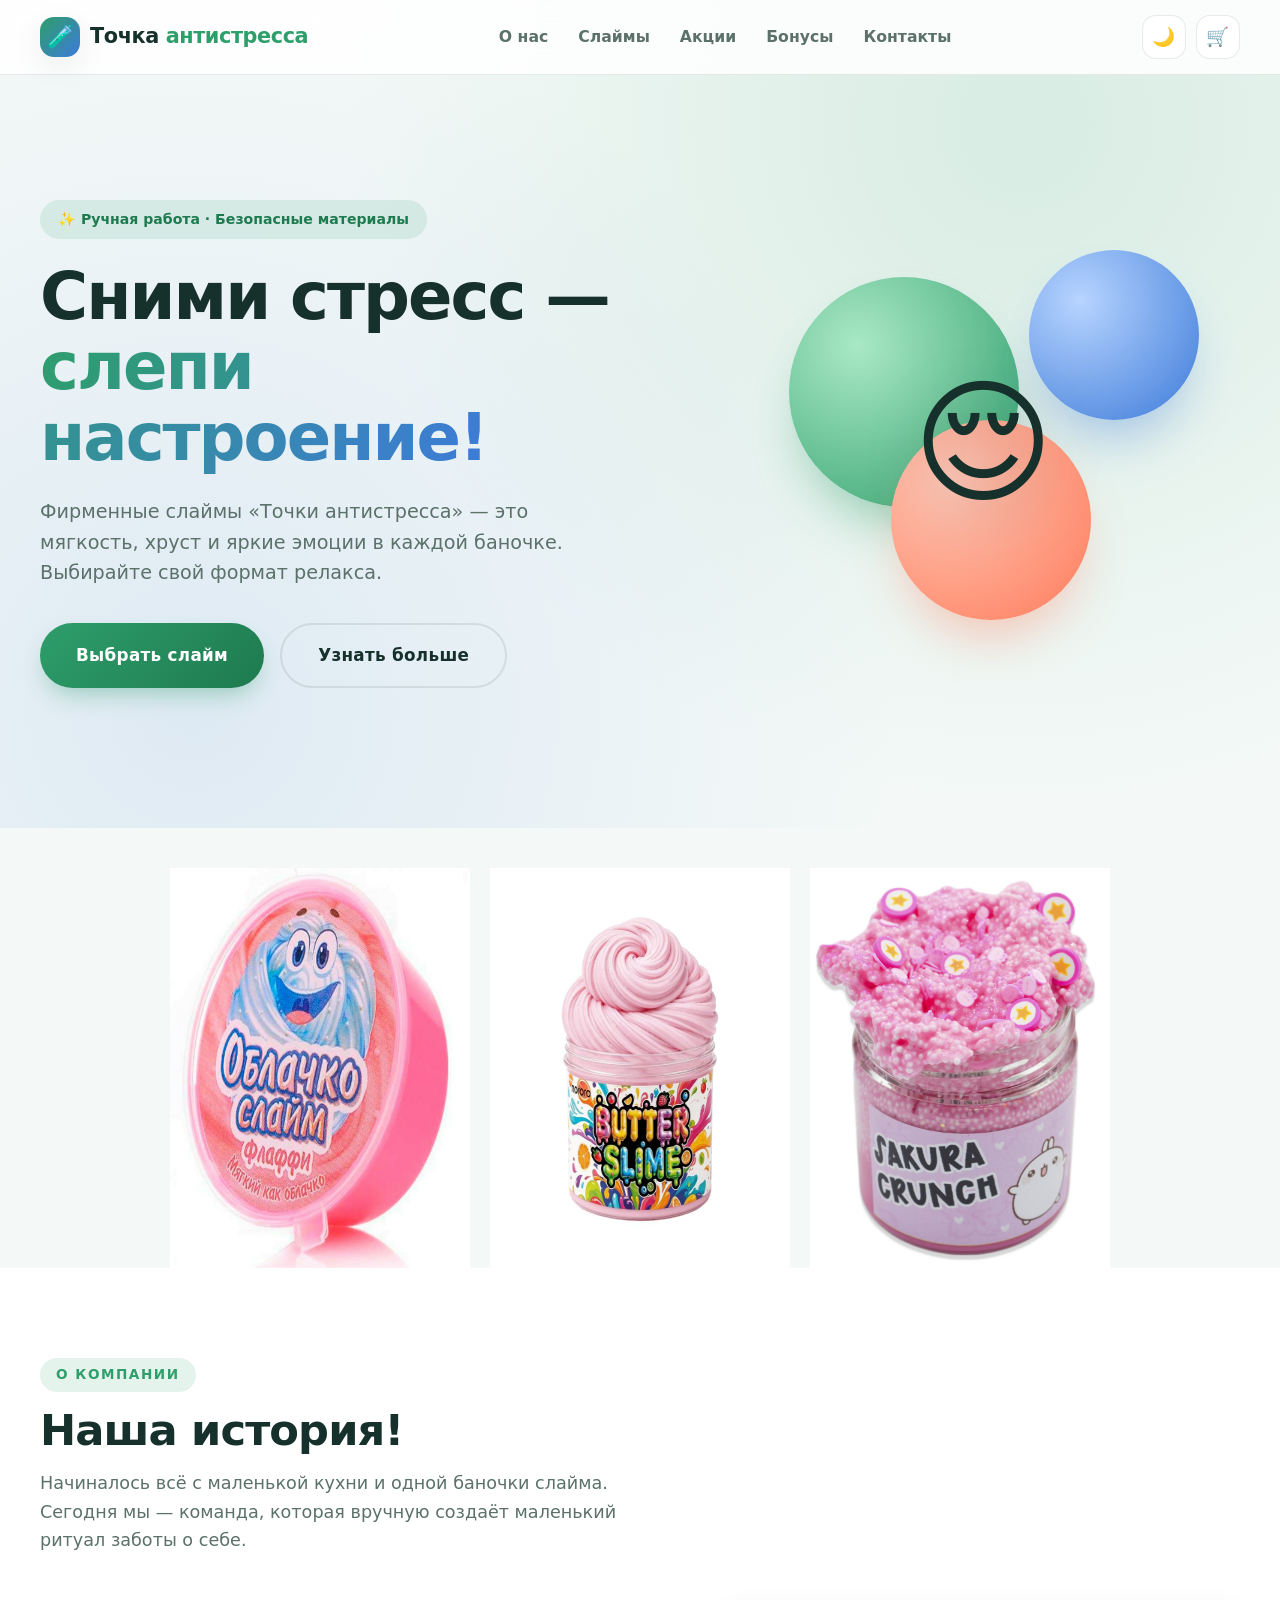
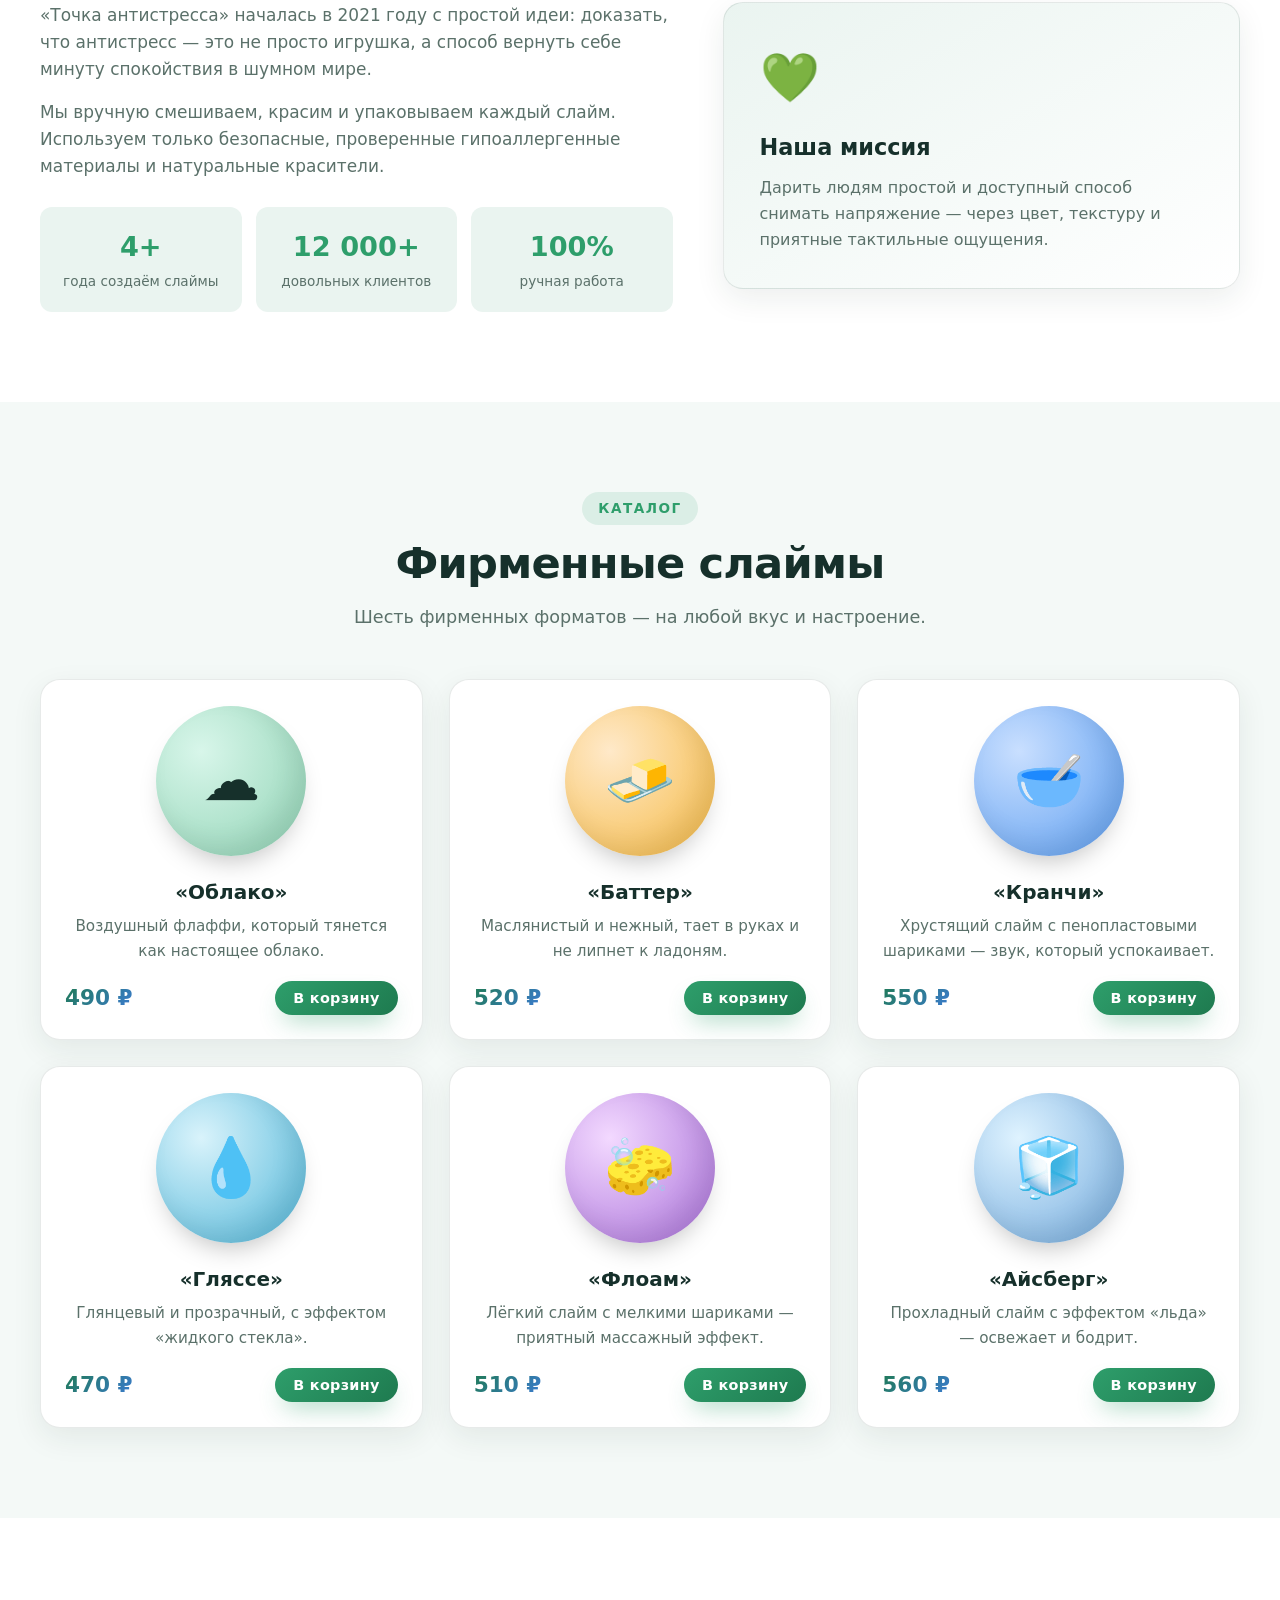
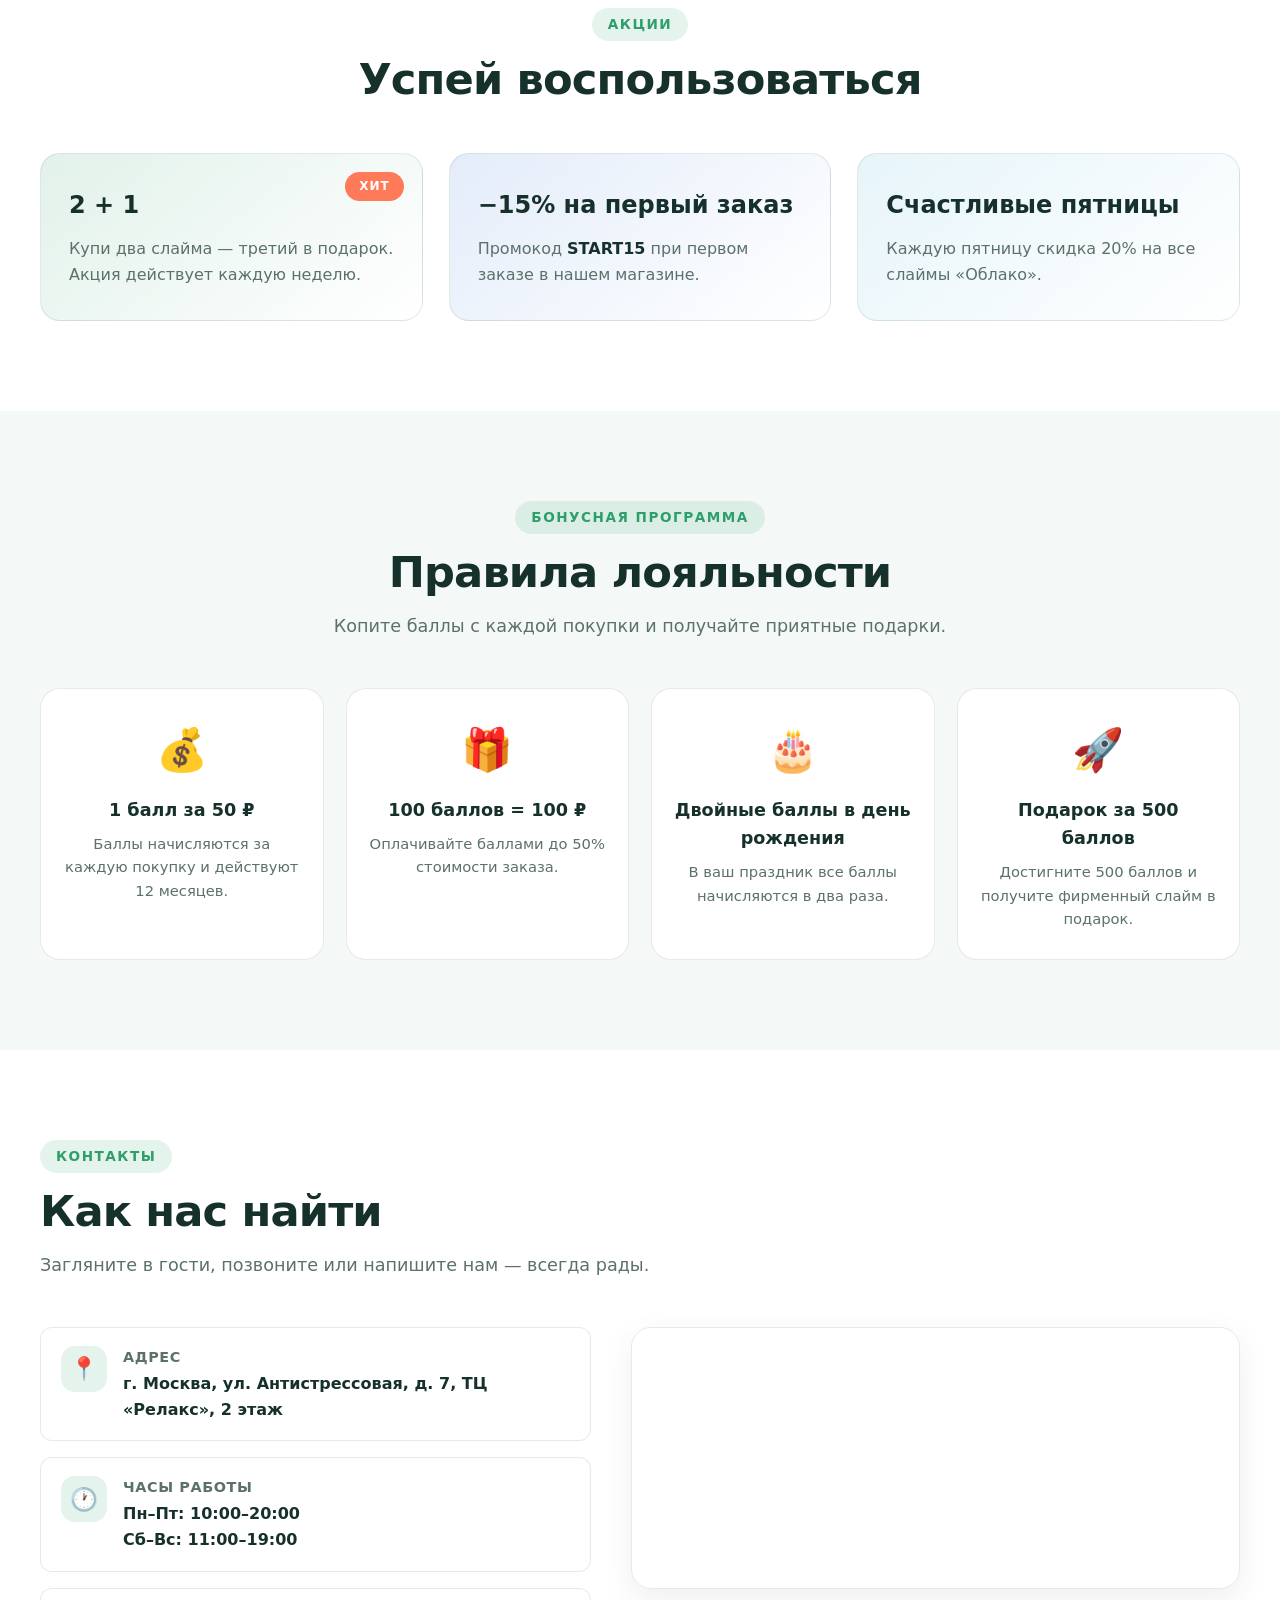
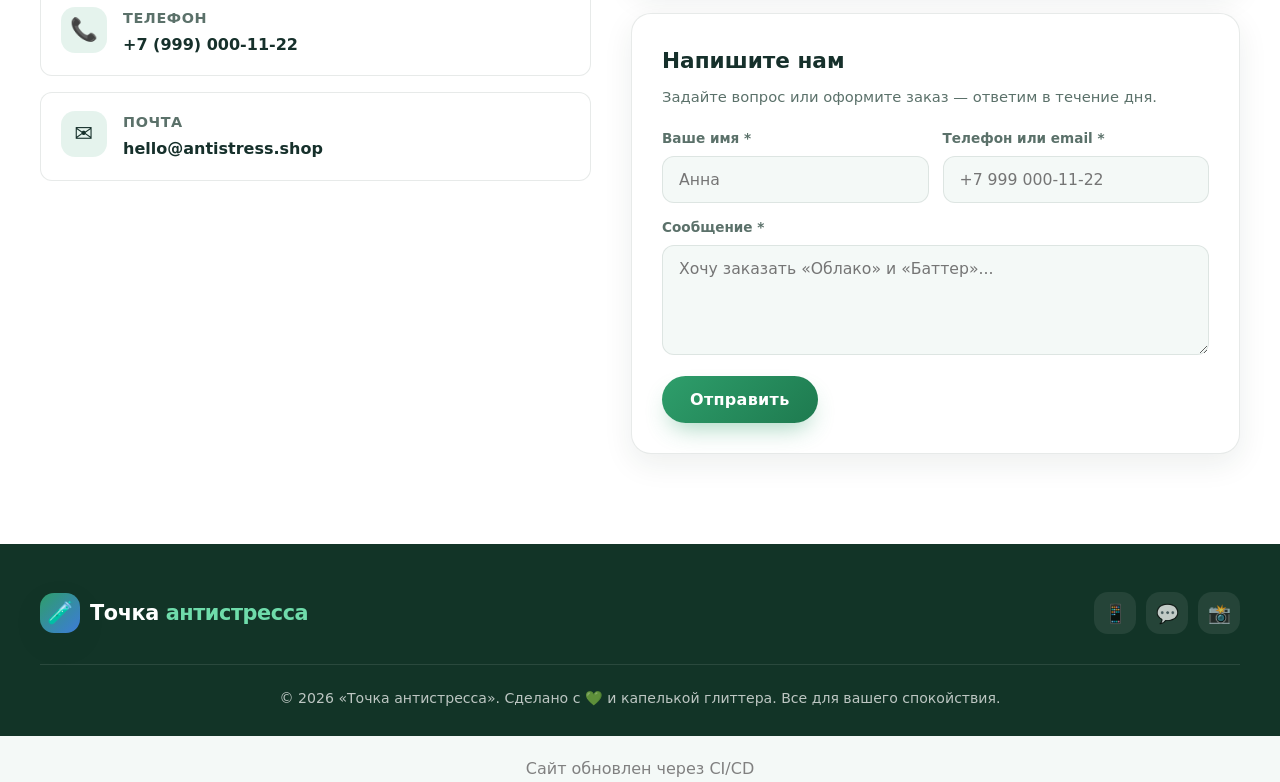
<file: index.html>
<!DOCTYPE html>
<html lang="ru" data-theme="light">
<head>
  <meta charset="UTF-8">
  <meta name="viewport" content="width=device-width, initial-scale=1.0">
  <title>Точка антистресса — магазин фирменных слаймов</title>

  <!-- SEO -->
  <meta name="description" content="«Точка антистресса» — фирменные слаймы ручной работы. Мягкие, хрустящие и ароматные антистрессы, которые возвращают спокойствие. Доставка по Москве.">
  <meta name="keywords" content="слаймы, антистресс, магазин слаймов, слайм ручной работы, подарок, точечка антистресса">
  <meta name="theme-color" content="#2e9e6b">

  <!-- Open Graph -->
  <meta property="og:type" content="website">
  <meta property="og:title" content="Точка антистресса — магазин фирменных слаймов">
  <meta property="og:description" content="Мягкие, хрустящие и ароматные слаймы ручной работы. Сними стресс — слепи настроение!">
  <meta property="og:locale" content="ru_RU">

  <!-- Favicon (SVG 🫧) -->
  <link rel="icon" href="data:image/svg+xml,<svg xmlns='http://www.w3.org/2000/svg' viewBox='0 0 100 100'><text y='.9em' font-size='90'>🧪</text></svg>">

  <link rel="stylesheet" href="css/styles.css">
</head>
<body>

  <!-- ===== Шапка ===== -->
  <header class="header">
    <div class="container header__inner">
      <a href="#hero" class="logo" aria-label="Точка антистресса — на главную">
        <span class="logo__icon" aria-hidden="true">🧪</span>
        <span>Точка <b>антистресса</b></span>
      </a>

      <button class="nav-burger" aria-label="Открыть меню" aria-expanded="false">
        <span></span><span></span><span></span>
      </button>

      <nav class="nav" aria-label="Основное меню">
        <ul class="nav__list">
          <li><a href="#about" class="nav__link">О нас</a></li>
          <li><a href="#products" class="nav__link">Слаймы</a></li>
          <li><a href="#promo" class="nav__link">Акции</a></li>
          <li><a href="#bonus" class="nav__link">Бонусы</a></li>
          <li><a href="#contacts" class="nav__link">Контакты</a></li>
        </ul>
      </nav>

      <div class="header__actions">
        <button class="icon-btn theme-toggle" aria-label="Переключить тему" aria-pressed="false">🌙</button>
        <button class="icon-btn cart-btn" aria-label="Открыть корзину">
          <span aria-hidden="true">🛒</span>
          <span class="cart-btn__badge" aria-hidden="true">0</span>
        </button>
      </div>
    </div>
  </header>

  <main>
    <!-- ===== Hero ===== -->
    <section id="hero" class="hero">
      <div class="container hero__inner">
        <div class="hero__content">
          <p class="hero__badge">✨ Ручная работа · Безопасные материалы</p>
          <h1 class="hero__title">Сними стресс —<br><span class="gradient-text">слепи настроение!</span></h1>
          <p class="hero__subtitle">Фирменные слаймы «Точки антистресса» — это мягкость, хруст и яркие эмоции в каждой баночке. Выбирайте свой формат релакса.</p>
          <div class="hero__actions">
            <a href="#products" class="btn btn--primary btn--lg">Выбрать слайм</a>
            <a href="#about" class="btn btn--ghost btn--lg">Узнать больше</a>
          </div>
        </div>
        <div class="hero__visual" aria-hidden="true">
          <div class="hero__blob hero__blob--1"></div>
          <div class="hero__blob hero__blob--2"></div>
          <div class="hero__blob hero__blob--3"></div>
          <div class="hero__emoji">😌</div>
        </div>
      </div>
    </section>
    <div class="container" style="display: flex; gap: 20px; justify-content: center; flex-wrap: wrap; margin-top: 40px;">
      <img src="slimee/slime_1.jpg" alt="Слайм 1"
      width="300">
      <img src="slimee/slime_2.jpg" alt="Слайм 2"
      width="300">
      <img src="slimee/slime_3.jpg" alt="Слайм 3"
      width="300">
      </div>
    <!-- ===== О нас ===== -->
    <section id="about" class="section about">
      <div class="container">
        <div class="section__head reveal">
          <p class="section__tag">О компании</p>
          <h2 class="section__title">Наша история!</h2>
          <p class="section__lead">Начиналось всё с маленькой кухни и одной баночки слайма. Сегодня мы — команда, которая вручную создаёт маленький ритуал заботы о себе.</p>
        </div>
        <div class="about__grid">
          <div class="about__text reveal">
            <p>«Точка антистресса» началась в 2021 году с простой идеи: доказать, что антистресс — это не просто игрушка, а способ вернуть себе минуту спокойствия в шумном мире.</p>
            <p>Мы вручную смешиваем, красим и упаковываем каждый слайм. Используем только безопасные, проверенные гипоаллергенные материалы и натуральные красители.</p>
            <div class="about__facts">
              <div class="about__fact"><span>4+</span><small>года создаём слаймы</small></div>
              <div class="about__fact"><span>12 000+</span><small>довольных клиентов</small></div>
              <div class="about__fact"><span>100%</span><small>ручная работа</small></div>
            </div>
          </div>
          <div class="about__card reveal">
            <div class="about__card-emoji" aria-hidden="true">💚</div>
            <h3>Наша миссия</h3>
            <p>Дарить людям простой и доступный способ снимать напряжение — через цвет, текстуру и приятные тактильные ощущения.</p>
          </div>
        </div>
      </div>
    </section>

    <!-- ===== Каталог ===== -->
    <section id="products" class="section products">
      <div class="container">
        <div class="section__head section__head--center reveal">
          <p class="section__tag">Каталог</p>
          <h2 class="section__title">Фирменные слаймы</h2>
          <p class="section__lead">Шесть фирменных форматов — на любой вкус и настроение.</p>
        </div>
        <div class="products__grid">
          <article class="card reveal">
            <div class="card__media card__media--cloud" aria-hidden="true">☁️</div>
            <h3 class="card__title">«Облако»</h3>
            <p class="card__desc">Воздушный флаффи, который тянется как настоящее облако.</p>
            <div class="card__footer">
              <span class="card__price">490 ₽</span>
              <button class="btn btn--primary btn--sm btn--add" data-id="cloud" data-name="Облако" data-price="490" data-emoji="☁️">В корзину</button>
            </div>
          </article>

          <article class="card reveal">
            <div class="card__media card__media--butter" aria-hidden="true">🧈</div>
            <h3 class="card__title">«Баттер»</h3>
            <p class="card__desc">Маслянистый и нежный, тает в руках и не липнет к ладоням.</p>
            <div class="card__footer">
              <span class="card__price">520 ₽</span>
              <button class="btn btn--primary btn--sm btn--add" data-id="butter" data-name="Баттер" data-price="520" data-emoji="🧈">В корзину</button>
            </div>
          </article>

          <article class="card reveal">
            <div class="card__media card__media--crunchy" aria-hidden="true">🥣</div>
            <h3 class="card__title">«Кранчи»</h3>
            <p class="card__desc">Хрустящий слайм с пенопластовыми шариками — звук, который успокаивает.</p>
            <div class="card__footer">
              <span class="card__price">550 ₽</span>
              <button class="btn btn--primary btn--sm btn--add" data-id="crunchy" data-name="Кранчи" data-price="550" data-emoji="🥣">В корзину</button>
            </div>
          </article>

          <article class="card reveal">
            <div class="card__media card__media--glossy" aria-hidden="true">💧</div>
            <h3 class="card__title">«Гляссе»</h3>
            <p class="card__desc">Глянцевый и прозрачный, с эффектом «жидкого стекла».</p>
            <div class="card__footer">
              <span class="card__price">470 ₽</span>
              <button class="btn btn--primary btn--sm btn--add" data-id="glossy" data-name="Гляссе" data-price="470" data-emoji="💧">В корзину</button>
            </div>
          </article>

          <article class="card reveal">
            <div class="card__media card__media--floam" aria-hidden="true">🧽</div>
            <h3 class="card__title">«Флоам»</h3>
            <p class="card__desc">Лёгкий слайм с мелкими шариками — приятный массажный эффект.</p>
            <div class="card__footer">
              <span class="card__price">510 ₽</span>
              <button class="btn btn--primary btn--sm btn--add" data-id="floam" data-name="Флоам" data-price="510" data-emoji="🧽">В корзину</button>
            </div>
          </article>

          <article class="card reveal">
            <div class="card__media card__media--iceberg" aria-hidden="true">🧊</div>
            <h3 class="card__title">«Айсберг»</h3>
            <p class="card__desc">Прохладный слайм с эффектом «льда» — освежает и бодрит.</p>
            <div class="card__footer">
              <span class="card__price">560 ₽</span>
              <button class="btn btn--primary btn--sm btn--add" data-id="iceberg" data-name="Айсберг" data-price="560" data-emoji="🧊">В корзину</button>
            </div>
          </article>
        </div>
      </div>
    </section>

    <!-- ===== Акции ===== -->
    <section id="promo" class="section promo">
      <div class="container">
        <div class="section__head section__head--center reveal">
          <p class="section__tag">Акции</p>
          <h2 class="section__title">Успей воспользоваться</h2>
        </div>
        <div class="promo__grid">
          <article class="promo-card promo-card--green reveal">
            <span class="promo-card__badge">Хит</span>
            <h3 class="promo-card__title">2 + 1</h3>
            <p class="promo-card__text">Купи два слайма — третий в подарок. Акция действует каждую неделю.</p>
          </article>
          <article class="promo-card promo-card--blue reveal">
            <h3 class="promo-card__title">−15% на первый заказ</h3>
            <p class="promo-card__text">Промокод <b>START15</b> при первом заказе в нашем магазине.</p>
          </article>
          <article class="promo-card promo-card--mint reveal">
            <h3 class="promo-card__title">Счастливые пятницы</h3>
            <p class="promo-card__text">Каждую пятницу скидка 20% на все слаймы «Облако».</p>
          </article>
        </div>
      </div>
    </section>

    <!-- ===== Бонусы ===== -->
    <section id="bonus" class="section bonus">
      <div class="container">
        <div class="section__head section__head--center reveal">
          <p class="section__tag">Бонусная программа</p>
          <h2 class="section__title">Правила лояльности</h2>
          <p class="section__lead">Копите баллы с каждой покупки и получайте приятные подарки.</p>
        </div>
        <div class="bonus__grid">
          <div class="bonus__card reveal">
            <span class="bonus__icon" aria-hidden="true">💰</span>
            <h3 class="bonus__title">1 балл за 50 ₽</h3>
            <p class="bonus__text">Баллы начисляются за каждую покупку и действуют 12 месяцев.</p>
          </div>
          <div class="bonus__card reveal">
            <span class="bonus__icon" aria-hidden="true">🎁</span>
            <h3 class="bonus__title">100 баллов = 100 ₽</h3>
            <p class="bonus__text">Оплачивайте баллами до 50% стоимости заказа.</p>
          </div>
          <div class="bonus__card reveal">
            <span class="bonus__icon" aria-hidden="true">🎂</span>
            <h3 class="bonus__title">Двойные баллы в день рождения</h3>
            <p class="bonus__text">В ваш праздник все баллы начисляются в два раза.</p>
          </div>
          <div class="bonus__card reveal">
            <span class="bonus__icon" aria-hidden="true">🚀</span>
            <h3 class="bonus__title">Подарок за 500 баллов</h3>
            <p class="bonus__text">Достигните 500 баллов и получите фирменный слайм в подарок.</p>
          </div>
        </div>
      </div>
    </section>

    <!-- ===== Контакты ===== -->
    <section id="contacts" class="section contacts">
      <div class="container">
        <div class="section__head reveal">
          <p class="section__tag">Контакты</p>
          <h2 class="section__title">Как нас найти</h2>
          <p class="section__lead">Загляните в гости, позвоните или напишите нам — всегда рады.</p>
        </div>
        <div class="contacts__grid">
          <div class="contacts__info">
            <div class="contact-item reveal">
              <span class="contact-item__icon" aria-hidden="true">📍</span>
              <div>
                <h3 class="contact-item__title">Адрес</h3>
                <p class="contact-item__text">г. Москва, ул. Антистрессовая, д. 7, ТЦ «Релакс», 2 этаж</p>
              </div>
            </div>
            <div class="contact-item reveal">
              <span class="contact-item__icon" aria-hidden="true">🕐</span>
              <div>
                <h3 class="contact-item__title">Часы работы</h3>
                <p class="contact-item__text">Пн–Пт: 10:00–20:00<br>Сб–Вс: 11:00–19:00</p>
              </div>
            </div>
            <div class="contact-item reveal">
              <span class="contact-item__icon" aria-hidden="true">📞</span>
              <div>
                <h3 class="contact-item__title">Телефон</h3>
                <p class="contact-item__text"><a href="tel:+79990001122">+7 (999) 000-11-22</a></p>
              </div>
            </div>
            <div class="contact-item reveal">
              <span class="contact-item__icon" aria-hidden="true">✉️</span>
              <div>
                <h3 class="contact-item__title">Почта</h3>
                <p class="contact-item__text"><a href="mailto:hello@antistress.shop">hello@antistress.shop</a></p>
              </div>
            </div>
          </div>

          <div class="contacts__right">
            <div class="contacts__map reveal">
              <iframe
                src="https://yandex.ru/map-widget/v1/?text=Москва,%20ТЦ%20Релакс&z=16"
                title="Карта: ТЦ «Релакс» в Москве"
                loading="lazy"
                allowfullscreen></iframe>
            </div>

            <form class="form reveal" novalidate>
              <h3 class="form__title">Напишите нам</h3>
              <p class="form__hint">Задайте вопрос или оформите заказ — ответим в течение дня.</p>

              <div class="form__status" role="status" aria-live="polite"></div>

              <div class="form__row">
                <div class="form__group">
                  <label class="form__label" for="f-name">Ваше имя *</label>
                  <input class="form__input" id="f-name" name="name" type="text" placeholder="Анна" autocomplete="name">
                  <p class="form__error">Введите имя (минимум 2 символа)</p>
                </div>
                <div class="form__group">
                  <label class="form__label" for="f-contact">Телефон или email *</label>
                  <input class="form__input" id="f-contact" name="contact" type="text" placeholder="+7 999 000-11-22">
                  <p class="form__error">Введите корректный телефон или email</p>
                </div>
              </div>
              <div class="form__group">
                <label class="form__label" for="f-message">Сообщение *</label>
                <textarea class="form__textarea" id="f-message" name="message" placeholder="Хочу заказать «Облако» и «Баттер»..."></textarea>
                <p class="form__error">Сообщение должно быть не короче 10 символов</p>
              </div>
              <button type="submit" class="btn btn--primary">Отправить</button>
            </form>
          </div>
        </div>
      </div>
    </section>
  </main>

  <!-- ===== Футер ===== -->
  <footer class="footer">
    <div class="container footer__inner">
      <a href="#hero" class="logo">
        <span class="logo__icon" aria-hidden="true">🧪</span>
        <span>Точка <b>антистресса</b></span>
      </a>
      <div class="footer__socials">
        <a href="#" class="footer__social" aria-label="Telegram">📱</a>
        <a href="#" class="footer__social" aria-label="ВКонтакте">💬</a>
        <a href="#" class="footer__social" aria-label="Instagram">📸</a>
      </div>
      <p class="footer__copy">© <span class="js-year">2026</span> «Точка антистресса». Сделано с 💚 и капелькой глиттера. Все для вашего спокойствия.</p>
    </div>
  </footer>

  <!-- ===== Корзина ===== -->
  <div class="cart-modal" role="dialog" aria-modal="true" aria-label="Корзина">
    <div class="cart-modal__panel">
      <div class="cart-modal__head">
        <h2 class="cart-modal__title">🛒 Ваша корзина</h2>
        <button class="cart-modal__close" aria-label="Закрыть корзину">✕</button>
      </div>
      <div class="cart-modal__body"></div>
      <div class="cart-modal__foot">
        <div class="cart-modal__sum">
          <span>Итого:</span>
          <b class="cart-modal__sum-value">0 ₽</b>
        </div>
        <button class="btn btn--primary cart-checkout-btn">Оформить заказ</button>
      </div>
    </div>
  </div>

  <!-- Кнопка «Наверх» -->
  <button class="back-to-top" aria-label="Наверх" aria-hidden="true">↑</button>

  <script src="js/main.js" defer></script>
  <p style="text-align: center; color: gray; margin-top: 20px;">Сайт обновлен через CI/CD</p>
</body>
</html>
</file>
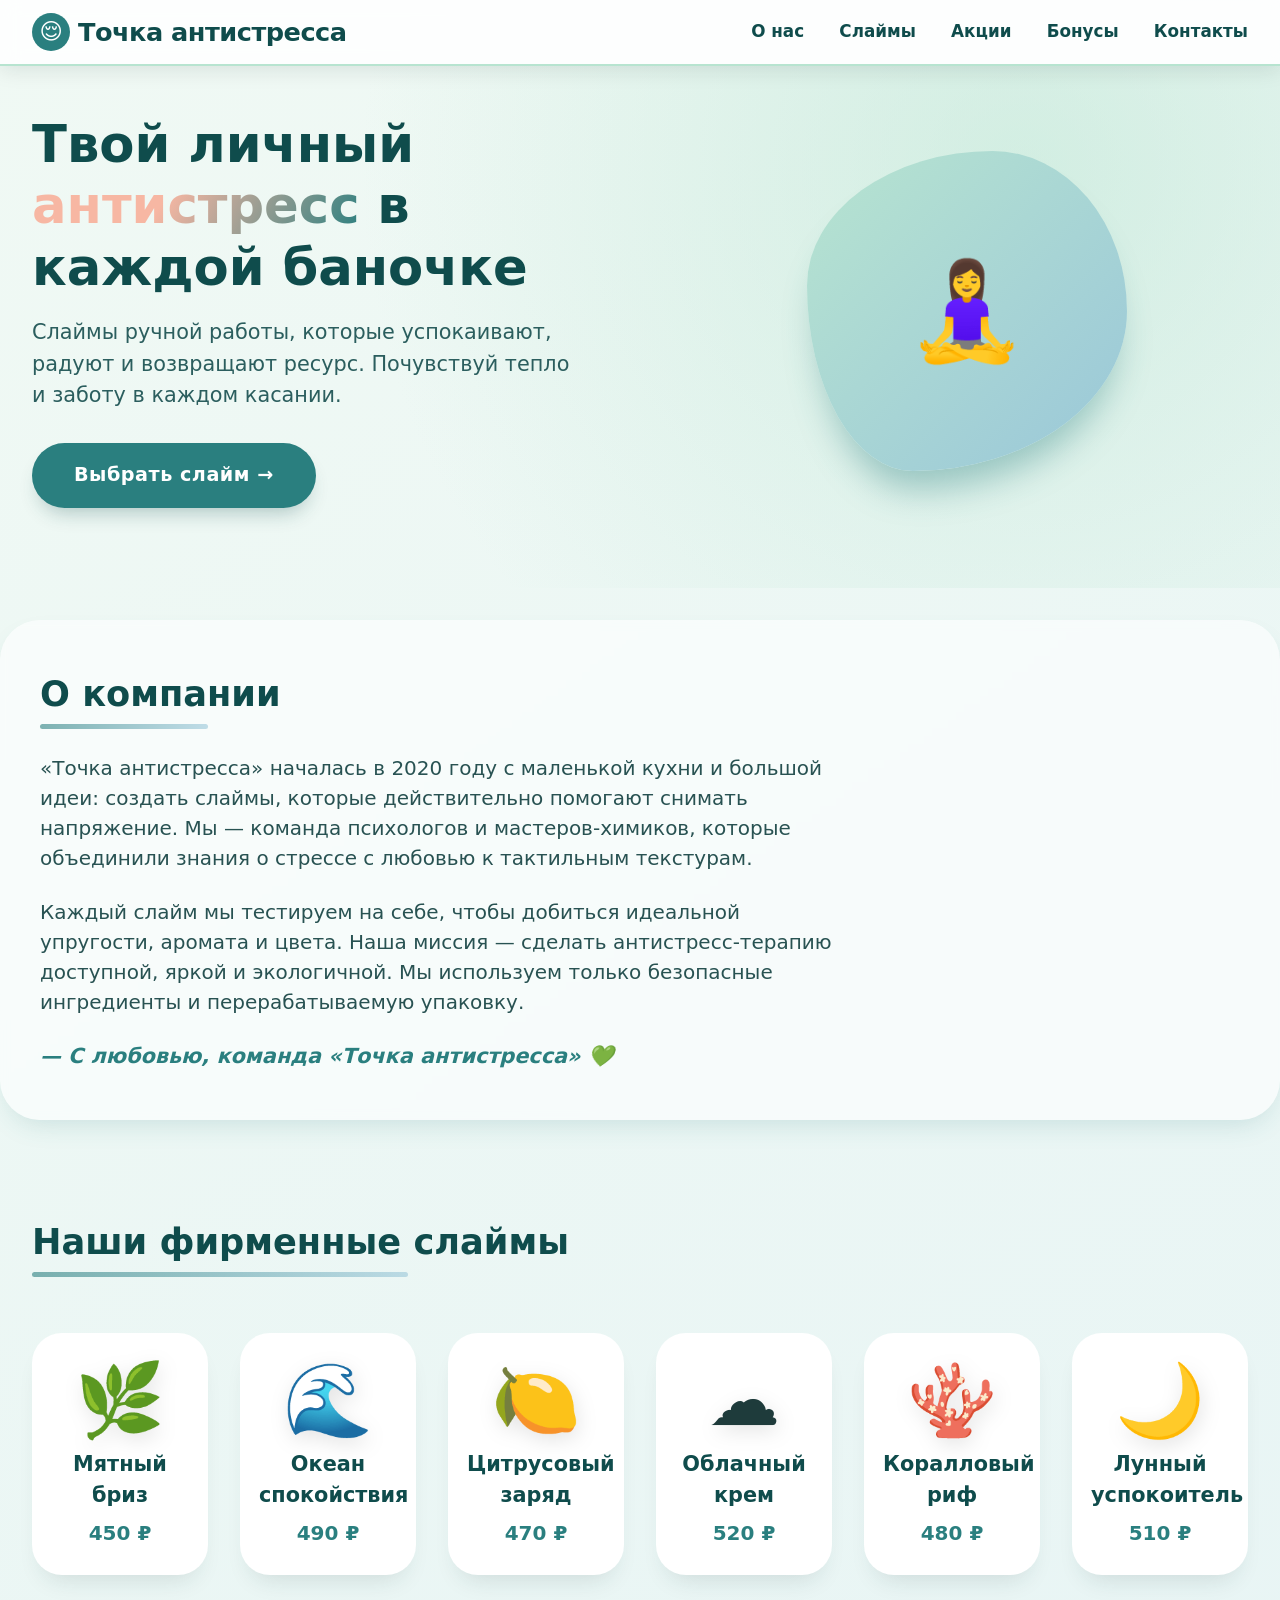
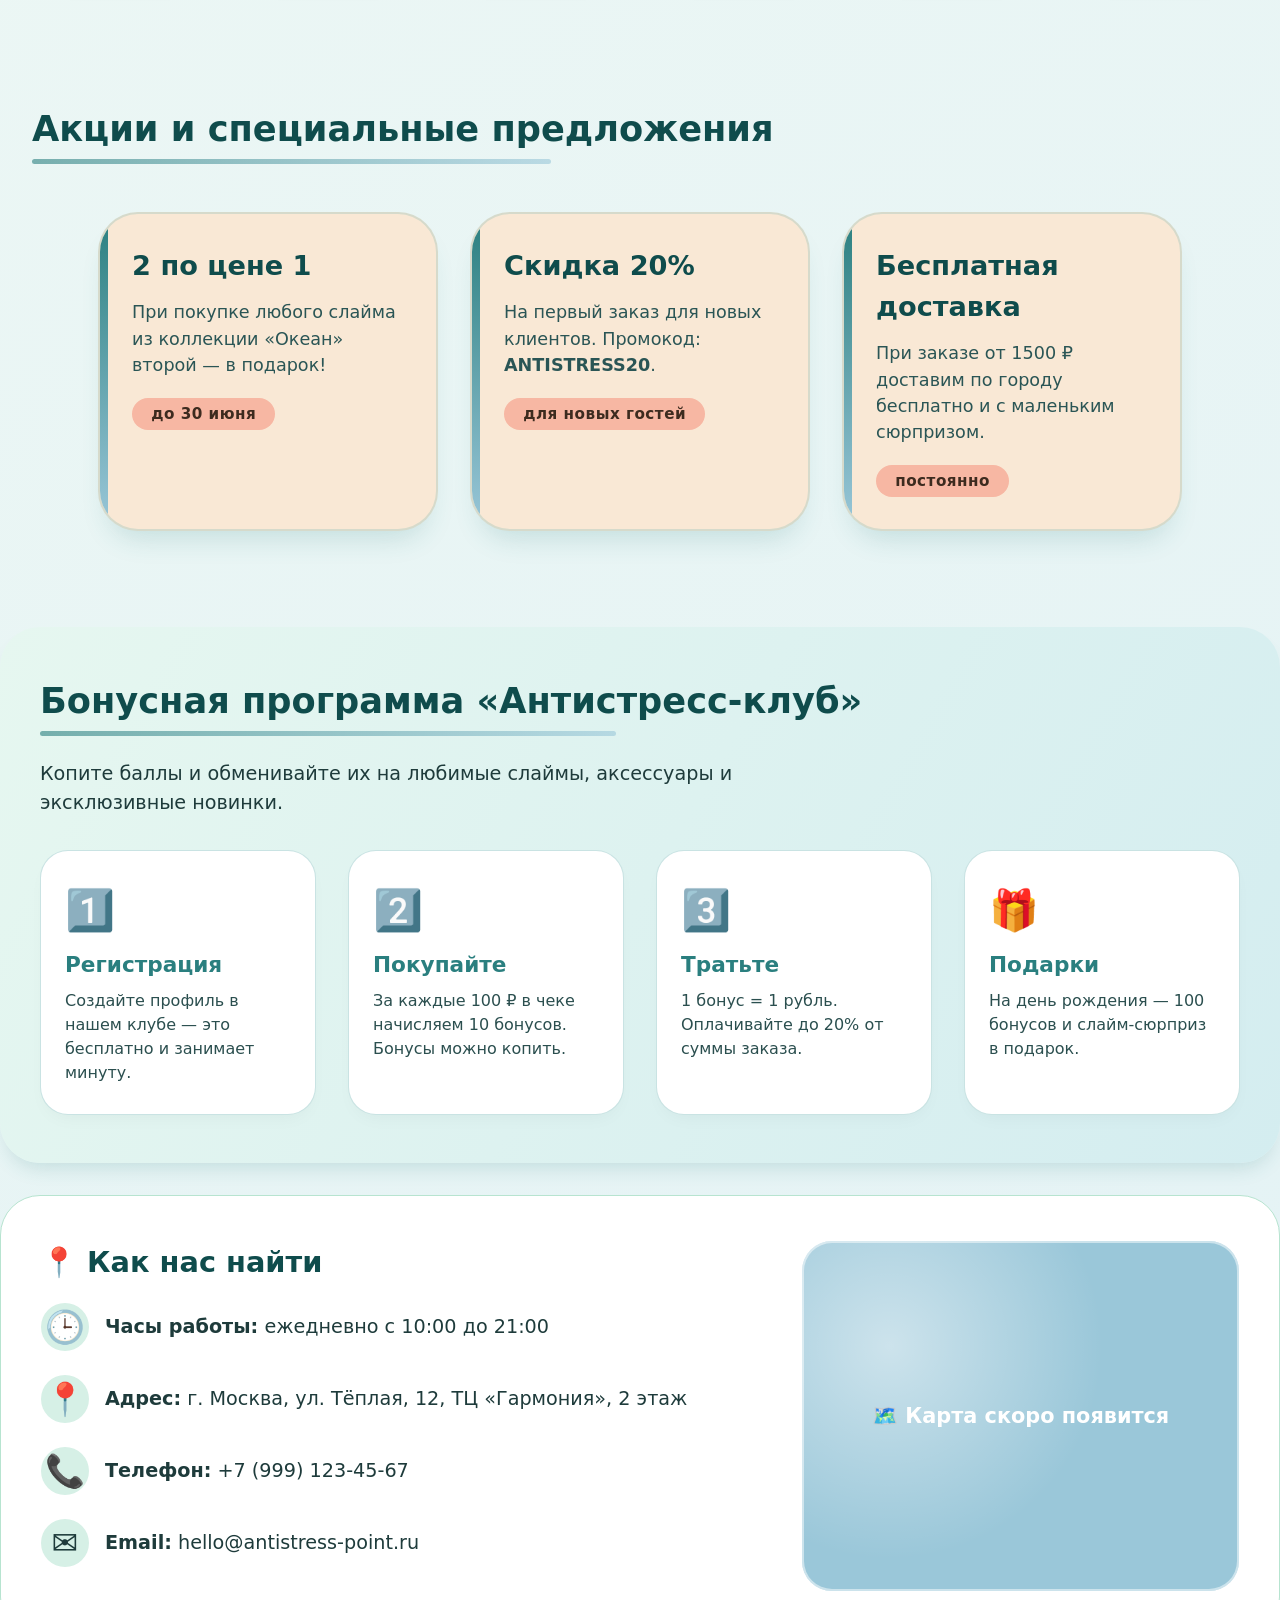
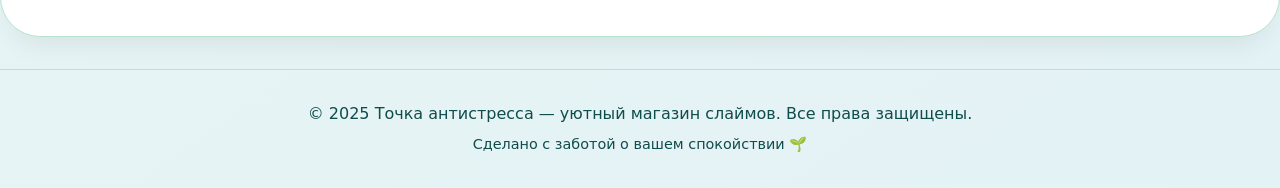
<file: archive/index1.html>
<!DOCTYPE html>
<html lang="ru">
<head>
    <meta charset="UTF-8">
    <meta name="viewport" content="width=device-width, initial-scale=1.0">
    <title>Точка антистресса | Магазин слаймов</title>
    <!-- Плавная прокрутка через CSS -->
    <style>
        * {
            margin: 0;
            padding: 0;
            box-sizing: border-box;
            font-family: 'Segoe UI', 'Poppins', system-ui, sans-serif;
        }

        html {
            scroll-behavior: smooth;
        }

        body {
            background: linear-gradient(145deg, #f0f9f4 0%, #e3f2f5 100%);
            color: #1e3b3b;
            line-height: 1.5;
        }

        /* ===== ЦВЕТОВАЯ СХЕМА (тёплые зелёно-синие оттенки) ===== */
        :root {
            --mint: #b7e4d0;
            --teal: #2a7f7f;
            --deep-teal: #0f4c4c;
            --soft-blue: #9ac7d9;
            --warm-sand: #f9e8d5;
            --accent: #4ca1a1;
            --light-mint: #d6f0e6;
            --coral: #f7b7a3;
        }

        /* ===== Фиксированная навигация ===== */
        .navbar {
            position: sticky;
            top: 0;
            width: 100%;
            background: rgba(255, 255, 255, 0.85);
            backdrop-filter: blur(10px);
            box-shadow: 0 4px 20px rgba(0, 30, 30, 0.1);
            z-index: 1000;
            padding: 0.8rem 2rem;
            display: flex;
            align-items: center;
            justify-content: space-between;
            flex-wrap: wrap;
            border-bottom: 2px solid var(--mint);
            transition: all 0.3s ease;
        }

        .logo {
            font-size: 1.6rem;
            font-weight: 700;
            letter-spacing: -0.02em;
            color: var(--deep-teal);
            display: flex;
            align-items: center;
            gap: 0.5rem;
        }

        .logo span {
            background: var(--teal);
            color: white;
            border-radius: 50%;
            width: 38px;
            height: 38px;
            display: inline-flex;
            align-items: center;
            justify-content: center;
            font-size: 1.4rem;
        }

        .nav-links {
            display: flex;
            gap: 2.2rem;
            list-style: none;
            flex-wrap: wrap;
        }

        .nav-links a {
            text-decoration: none;
            font-weight: 600;
            color: var(--deep-teal);
            font-size: 1.05rem;
            padding: 0.4rem 0;
            position: relative;
            transition: color 0.2s;
        }

        .nav-links a::after {
            content: '';
            position: absolute;
            bottom: 0;
            left: 0;
            width: 0;
            height: 3px;
            background: var(--teal);
            border-radius: 3px;
            transition: width 0.3s ease;
        }

        .nav-links a:hover {
            color: var(--teal);
        }

        .nav-links a:hover::after {
            width: 100%;
        }

        /* ===== Секции общие ===== */
        section {
            padding: 4rem 2rem;
            max-width: 1300px;
            margin: 0 auto;
        }

        h2 {
            font-size: 2.2rem;
            margin-bottom: 2rem;
            color: var(--deep-teal);
            position: relative;
            display: inline-block;
        }

        h2::after {
            content: '';
            position: absolute;
            left: 0;
            bottom: -8px;
            width: 70%;
            height: 5px;
            background: linear-gradient(90deg, var(--teal), var(--soft-blue));
            border-radius: 10px;
            opacity: 0.6;
        }

        /* ===== Главный герой (Hero) ===== */
        .hero {
            display: flex;
            align-items: center;
            justify-content: space-between;
            gap: 2rem;
            padding: 3rem 2rem 5rem;
            background: radial-gradient(circle at 80% 20%, rgba(183, 228, 208, 0.5) 0%, transparent 60%);
            flex-wrap: wrap;
            max-width: 1300px;
            margin: 0 auto;
        }

        .hero-content {
            flex: 1 1 380px;
        }

        .hero-content h1 {
            font-size: 3.2rem;
            line-height: 1.2;
            color: var(--deep-teal);
            margin-bottom: 1.2rem;
        }

        .hero-content h1 .highlight {
            background: linear-gradient(120deg, var(--coral) 0%, var(--coral) 40%, var(--teal) 100%);
            -webkit-background-clip: text;
            background-clip: text;
            color: transparent;
            display: inline-block;
        }

        .hero-content p {
            font-size: 1.3rem;
            color: #2b5e5e;
            margin-bottom: 2rem;
            max-width: 550px;
        }

        .btn {
            display: inline-block;
            background: var(--teal);
            color: white;
            font-weight: 700;
            font-size: 1.2rem;
            padding: 1rem 2.5rem;
            border-radius: 60px;
            text-decoration: none;
            border: none;
            cursor: pointer;
            box-shadow: 0 12px 20px -8px rgba(15, 76, 76, 0.3);
            transition: all 0.3s ease;
            letter-spacing: 0.5px;
            border: 2px solid transparent;
        }

        .btn:hover {
            background: var(--deep-teal);
            transform: translateY(-4px) scale(1.02);
            box-shadow: 0 20px 25px -8px rgba(15, 76, 76, 0.5);
            border-color: var(--light-mint);
        }

        .hero-visual {
            flex: 1 1 320px;
            display: flex;
            justify-content: center;
            align-items: center;
            position: relative;
        }

        .hero-visual .blob {
            width: 320px;
            height: 320px;
            background: linear-gradient(135deg, var(--mint), var(--soft-blue));
            border-radius: 58% 42% 67% 33% / 42% 50% 50% 58%;
            animation: morph 8s infinite alternate ease-in-out;
            box-shadow: 0 30px 35px -12px rgba(42, 127, 127, 0.4);
            display: flex;
            align-items: center;
            justify-content: center;
            font-size: 6rem;
            transition: transform 0.3s;
        }

        .hero-visual .blob:hover {
            transform: scale(1.03);
        }

        @keyframes morph {
            0% { border-radius: 58% 42% 67% 33% / 42% 50% 50% 58%; }
            100% { border-radius: 44% 56% 36% 64% / 58% 44% 56% 42%; }
        }

        /* ===== О компании ===== */
        .about {
            background: rgba(255, 255, 255, 0.6);
            border-radius: 40px;
            padding: 3rem 2.5rem;
            margin: 2rem auto;
            backdrop-filter: blur(4px);
            box-shadow: 0 12px 28px -10px rgba(42, 127, 127, 0.2);
        }

        .about p {
            font-size: 1.25rem;
            max-width: 800px;
            margin-bottom: 1.5rem;
            color: #285252;
        }

        .about .signature {
            font-style: italic;
            font-weight: 600;
            color: var(--teal);
            font-size: 1.3rem;
        }

        /* ===== Товары (слаймы) ===== */
        .products-grid {
            display: grid;
            grid-template-columns: repeat(auto-fit, minmax(170px, 1fr));
            gap: 2rem;
            margin-top: 2rem;
        }

        .product-card {
            background: white;
            border-radius: 30px;
            padding: 1.8rem 1rem 1.5rem;
            text-align: center;
            box-shadow: 0 15px 25px -12px rgba(30, 59, 59, 0.15);
            transition: all 0.35s cubic-bezier(0.2, 0.9, 0.4, 1);
            border: 3px solid transparent;
            cursor: default;
        }

        .product-card:hover {
            transform: translateY(-12px) scale(1.02);
            border-color: var(--mint);
            box-shadow: 0 30px 35px -12px rgba(42, 127, 127, 0.35);
        }

        .product-card .emoji {
            font-size: 4.5rem;
            line-height: 1;
            margin-bottom: 0.8rem;
            display: block;
            filter: drop-shadow(2px 6px 10px rgba(0,0,0,0.1));
            transition: transform 0.3s;
        }

        .product-card:hover .emoji {
            transform: scale(1.1) rotate(2deg);
        }

        .product-card h3 {
            font-size: 1.3rem;
            color: var(--deep-teal);
            margin-bottom: 0.4rem;
        }

        .product-card .price {
            font-weight: 700;
            color: var(--teal);
            font-size: 1.25rem;
        }

        /* ===== Акции ===== */
        .promo-container {
            display: flex;
            flex-wrap: wrap;
            gap: 2rem;
            justify-content: center;
            margin-top: 1.5rem;
        }

        .promo-card {
            background: var(--warm-sand);
            border-radius: 40px;
            padding: 2rem 2rem 2rem 2rem;
            flex: 1 1 260px;
            max-width: 340px;
            box-shadow: 0 18px 28px -12px rgba(42, 127, 127, 0.2);
            transition: all 0.3s ease;
            border: 2px solid rgba(76, 161, 161, 0.2);
            position: relative;
            overflow: hidden;
        }

        .promo-card::before {
            content: '';
            position: absolute;
            top: 0;
            left: 0;
            width: 8px;
            height: 100%;
            background: linear-gradient(to bottom, var(--teal), var(--soft-blue));
        }

        .promo-card:hover {
            transform: scale(1.02) translateY(-6px);
            box-shadow: 0 28px 32px -12px rgba(42, 127, 127, 0.35);
            border-color: var(--accent);
        }

        .promo-card h3 {
            font-size: 1.7rem;
            color: var(--deep-teal);
            margin-bottom: 0.8rem;
        }

        .promo-card p {
            font-size: 1.1rem;
            color: #2a5555;
            margin-bottom: 1.2rem;
        }

        .promo-badge {
            display: inline-block;
            background: var(--coral);
            color: #3d2b1f;
            font-weight: 700;
            padding: 0.3rem 1.2rem;
            border-radius: 40px;
            font-size: 0.95rem;
            letter-spacing: 0.5px;
        }

        /* ===== Бонусная программа ===== */
        .bonus {
            background: linear-gradient(120deg, #e6f7f0, #d4edf0);
            border-radius: 40px;
            padding: 3rem 2.5rem;
            margin: 2rem auto;
            box-shadow: 0 12px 20px -8px rgba(42, 127, 127, 0.2);
        }

        .bonus-steps {
            display: flex;
            flex-wrap: wrap;
            gap: 2rem;
            margin-top: 2rem;
        }

        .step {
            flex: 1 1 200px;
            background: white;
            border-radius: 28px;
            padding: 1.8rem 1.5rem;
            box-shadow: 0 8px 20px -8px rgba(0,0,0,0.05);
            transition: transform 0.2s;
            border: 1px solid rgba(76, 161, 161, 0.3);
        }

        .step:hover {
            transform: translateY(-6px);
            background: #ffffff;
            box-shadow: 0 20px 28px -12px rgba(42, 127, 127, 0.3);
        }

        .step .step-icon {
            font-size: 2.5rem;
            margin-bottom: 0.6rem;
        }

        .step h4 {
            font-size: 1.35rem;
            color: var(--teal);
            margin-bottom: 0.5rem;
        }

        .step p {
            color: #2b4f4f;
        }

        /* ===== Контакты ===== */
        .contacts {
            display: flex;
            flex-wrap: wrap;
            gap: 3rem;
            justify-content: space-between;
            background: white;
            border-radius: 40px;
            padding: 2.8rem 2.5rem;
            margin: 2rem auto;
            box-shadow: 0 18px 28px -12px rgba(0,0,0,0.08);
            border: 1px solid var(--mint);
        }

        .contact-info {
            flex: 2 1 280px;
        }

        .contact-info h3 {
            font-size: 1.8rem;
            color: var(--deep-teal);
            margin-bottom: 1.2rem;
        }

        .contact-item {
            display: flex;
            align-items: center;
            gap: 1rem;
            margin-bottom: 1.5rem;
            font-size: 1.2rem;
        }

        .contact-item .ico {
            font-size: 2rem;
            width: 48px;
            height: 48px;
            background: var(--light-mint);
            border-radius: 50%;
            display: flex;
            align-items: center;
            justify-content: center;
            transition: transform 0.2s;
        }

        .contact-item:hover .ico {
            transform: scale(1.1);
            background: var(--mint);
        }

        .map-placeholder {
            flex: 1 1 220px;
            background: var(--soft-blue);
            border-radius: 30px;
            min-height: 180px;
            display: flex;
            align-items: center;
            justify-content: center;
            color: white;
            font-weight: 700;
            font-size: 1.3rem;
            background-image: radial-gradient(circle at 20% 30%, rgba(255,255,255,0.5) 0%, transparent 50%);
            box-shadow: inset 0 0 0 2px rgba(255,255,255,0.5);
            transition: all 0.3s;
        }

        .map-placeholder:hover {
            background-color: var(--teal);
            transform: scale(1.01);
        }

        /* ===== Подвал ===== */
        footer {
            text-align: center;
            padding: 2rem;
            color: var(--deep-teal);
            border-top: 1px solid var(--mint);
            font-size: 1rem;
        }

        /* ===== Адаптивность ===== */
        @media (max-width: 820px) {
            .navbar {
                flex-direction: column;
                gap: 0.8rem;
                padding: 0.8rem 1.2rem;
            }

            .nav-links {
                gap: 1.2rem;
                justify-content: center;
            }

            .hero-content h1 {
                font-size: 2.4rem;
            }

            h2 {
                font-size: 1.9rem;
            }

            section {
                padding: 3rem 1.2rem;
            }

            .hero {
                padding: 2rem 1.2rem 4rem;
            }

            .about, .bonus, .contacts {
                padding: 2rem 1.5rem;
            }

            .hero-visual .blob {
                width: 240px;
                height: 240px;
                font-size: 4.5rem;
            }
        }

        @media (max-width: 480px) {
            .logo {
                font-size: 1.3rem;
            }

            .logo span {
                width: 32px;
                height: 32px;
                font-size: 1.1rem;
            }

            .nav-links a {
                font-size: 0.9rem;
            }

            .hero-content h1 {
                font-size: 2rem;
            }

            .btn {
                font-size: 1rem;
                padding: 0.8rem 1.8rem;
            }

            .products-grid {
                grid-template-columns: repeat(2, 1fr);
                gap: 1rem;
            }

            .product-card .emoji {
                font-size: 3.2rem;
            }

            .product-card h3 {
                font-size: 1rem;
            }

            .promo-card h3 {
                font-size: 1.4rem;
            }

            .contacts {
                flex-direction: column;
            }
        }
    </style>
</head>
<body>
    <!-- Фиксированная навигация (sticky) -->
    <header class="navbar">
        <div class="logo">
            <span>😌</span> Точка антистресса
        </div>
        <ul class="nav-links">
            <li><a href="#about">О нас</a></li>
            <li><a href="#products">Слаймы</a></li>
            <li><a href="#promo">Акции</a></li>
            <li><a href="#bonus">Бонусы</a></li>
            <li><a href="#contacts">Контакты</a></li>
        </ul>
    </header>

    <!-- Главный раздел (Hero) -->
    <section class="hero">
        <div class="hero-content">
            <h1>Твой личный <span class="highlight">антистресс</span> в каждой баночке</h1>
            <p>Слаймы ручной работы, которые успокаивают, радуют и возвращают ресурс. Почувствуй тепло и заботу в каждом касании.</p>
            <a href="#products" class="btn">Выбрать слайм →</a>
        </div>
        <div class="hero-visual">
            <div class="blob">🧘‍♀️</div>
        </div>
    </section>

    <!-- О компании -->
    <section id="about" class="about">
        <h2>О компании</h2>
        <p>«Точка антистресса» началась в 2020 году с маленькой кухни и большой идеи: создать слаймы, которые действительно помогают снимать напряжение. Мы — команда психологов и мастеров-химиков, которые объединили знания о стрессе с любовью к тактильным текстурам.</p>
        <p>Каждый слайм мы тестируем на себе, чтобы добиться идеальной упругости, аромата и цвета. Наша миссия — сделать антистресс-терапию доступной, яркой и экологичной. Мы используем только безопасные ингредиенты и перерабатываемую упаковку.</p>
        <div class="signature">— С любовью, команда «Точка антистресса» 💚</div>
    </section>

    <!-- Товары (6 слаймов) -->
    <section id="products">
        <h2>Наши фирменные слаймы</h2>
        <div class="products-grid">
            <div class="product-card">
                <span class="emoji">🌿</span>
                <h3>Мятный бриз</h3>
                <div class="price">450 ₽</div>
            </div>
            <div class="product-card">
                <span class="emoji">🌊</span>
                <h3>Океан спокойствия</h3>
                <div class="price">490 ₽</div>
            </div>
            <div class="product-card">
                <span class="emoji">🍋</span>
                <h3>Цитрусовый заряд</h3>
                <div class="price">470 ₽</div>
            </div>
            <div class="product-card">
                <span class="emoji">☁️</span>
                <h3>Облачный крем</h3>
                <div class="price">520 ₽</div>
            </div>
            <div class="product-card">
                <span class="emoji">🪸</span>
                <h3>Коралловый риф</h3>
                <div class="price">480 ₽</div>
            </div>
            <div class="product-card">
                <span class="emoji">🌙</span>
                <h3>Лунный успокоитель</h3>
                <div class="price">510 ₽</div>
            </div>
        </div>
    </section>

    <!-- Акции -->
    <section id="promo">
        <h2>Акции и специальные предложения</h2>
        <div class="promo-container">
            <div class="promo-card">
                <h3>2 по цене 1</h3>
                <p>При покупке любого слайма из коллекции «Океан» второй — в подарок!</p>
                <span class="promo-badge">до 30 июня</span>
            </div>
            <div class="promo-card">
                <h3>Скидка 20%</h3>
                <p>На первый заказ для новых клиентов. Промокод: <strong>ANTISTRESS20</strong>.</p>
                <span class="promo-badge">для новых гостей</span>
            </div>
            <div class="promo-card">
                <h3>Бесплатная доставка</h3>
                <p>При заказе от 1500 ₽ доставим по городу бесплатно и с маленьким сюрпризом.</p>
                <span class="promo-badge">постоянно</span>
            </div>
        </div>
    </section>

    <!-- Бонусная программа -->
    <section id="bonus" class="bonus">
        <h2>Бонусная программа «Антистресс-клуб»</h2>
        <p style="font-size: 1.2rem; max-width: 700px; margin-bottom: 1rem;">Копите баллы и обменивайте их на любимые слаймы, аксессуары и эксклюзивные новинки.</p>
        <div class="bonus-steps">
            <div class="step">
                <div class="step-icon">1️⃣</div>
                <h4>Регистрация</h4>
                <p>Создайте профиль в нашем клубе — это бесплатно и занимает минуту.</p>
            </div>
            <div class="step">
                <div class="step-icon">2️⃣</div>
                <h4>Покупайте</h4>
                <p>За каждые 100 ₽ в чеке начисляем 10 бонусов. Бонусы можно копить.</p>
            </div>
            <div class="step">
                <div class="step-icon">3️⃣</div>
                <h4>Тратьте</h4>
                <p>1 бонус = 1 рубль. Оплачивайте до 20% от суммы заказа.</p>
            </div>
            <div class="step">
                <div class="step-icon">🎁</div>
                <h4>Подарки</h4>
                <p>На день рождения — 100 бонусов и слайм-сюрприз в подарок.</p>
            </div>
        </div>
    </section>

    <!-- Контакты -->
    <section id="contacts" class="contacts">
        <div class="contact-info">
            <h3>📍 Как нас найти</h3>
            <div class="contact-item">
                <div class="ico">🕒</div>
                <div><strong>Часы работы:</strong> ежедневно с 10:00 до 21:00</div>
            </div>
            <div class="contact-item">
                <div class="ico">📍</div>
                <div><strong>Адрес:</strong> г. Москва, ул. Тёплая, 12, ТЦ «Гармония», 2 этаж</div>
            </div>
            <div class="contact-item">
                <div class="ico">📞</div>
                <div><strong>Телефон:</strong> +7 (999) 123-45-67</div>
            </div>
            <div class="contact-item">
                <div class="ico">✉️</div>
                <div><strong>Email:</strong> hello@antistress-point.ru</div>
            </div>
        </div>
        <div class="map-placeholder">
            🗺️ Карта скоро появится
        </div>
    </section>

    <!-- Подвал -->
    <footer>
        <p>© 2025 Точка антистресса — уютный магазин слаймов. Все права защищены.</p>
        <p style="margin-top: 0.5rem; font-size: 0.9rem;">Сделано с заботой о вашем спокойствии 🌱</p>
    </footer>
</body>
</html>
</file>
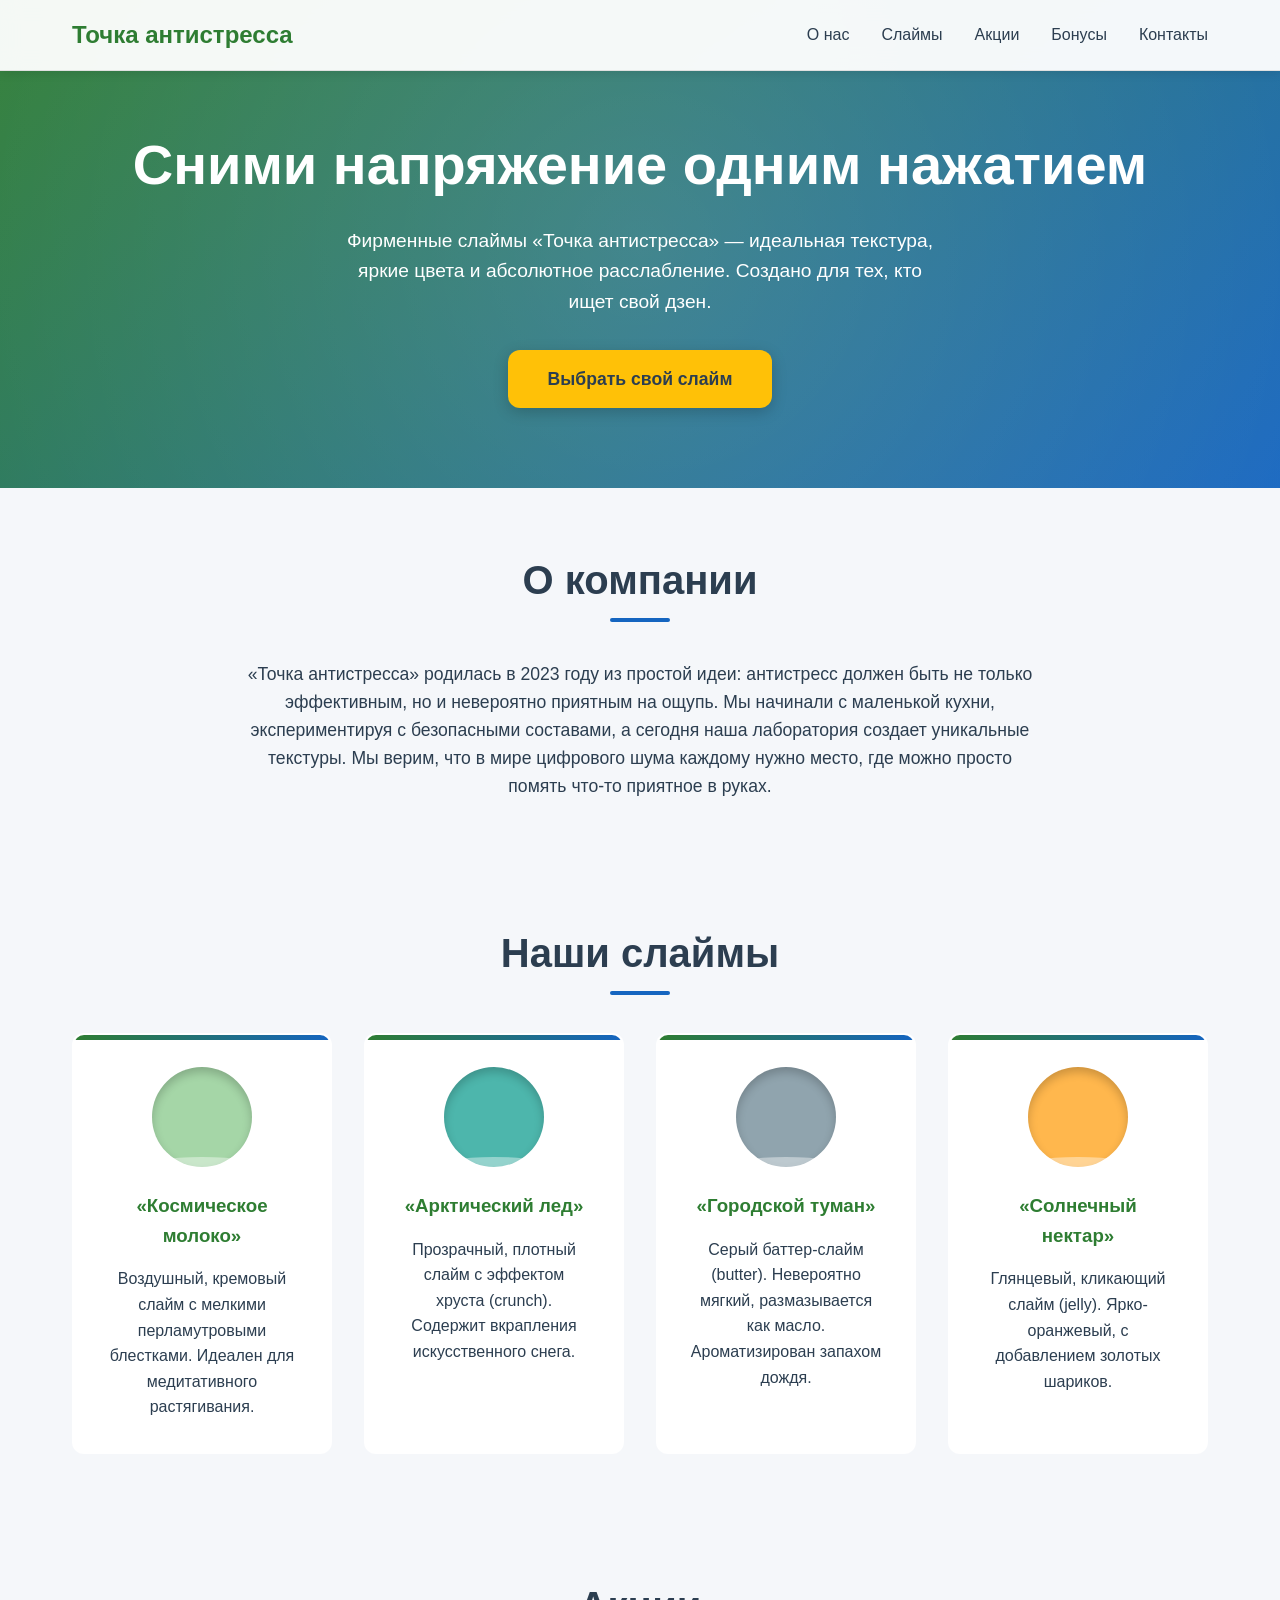
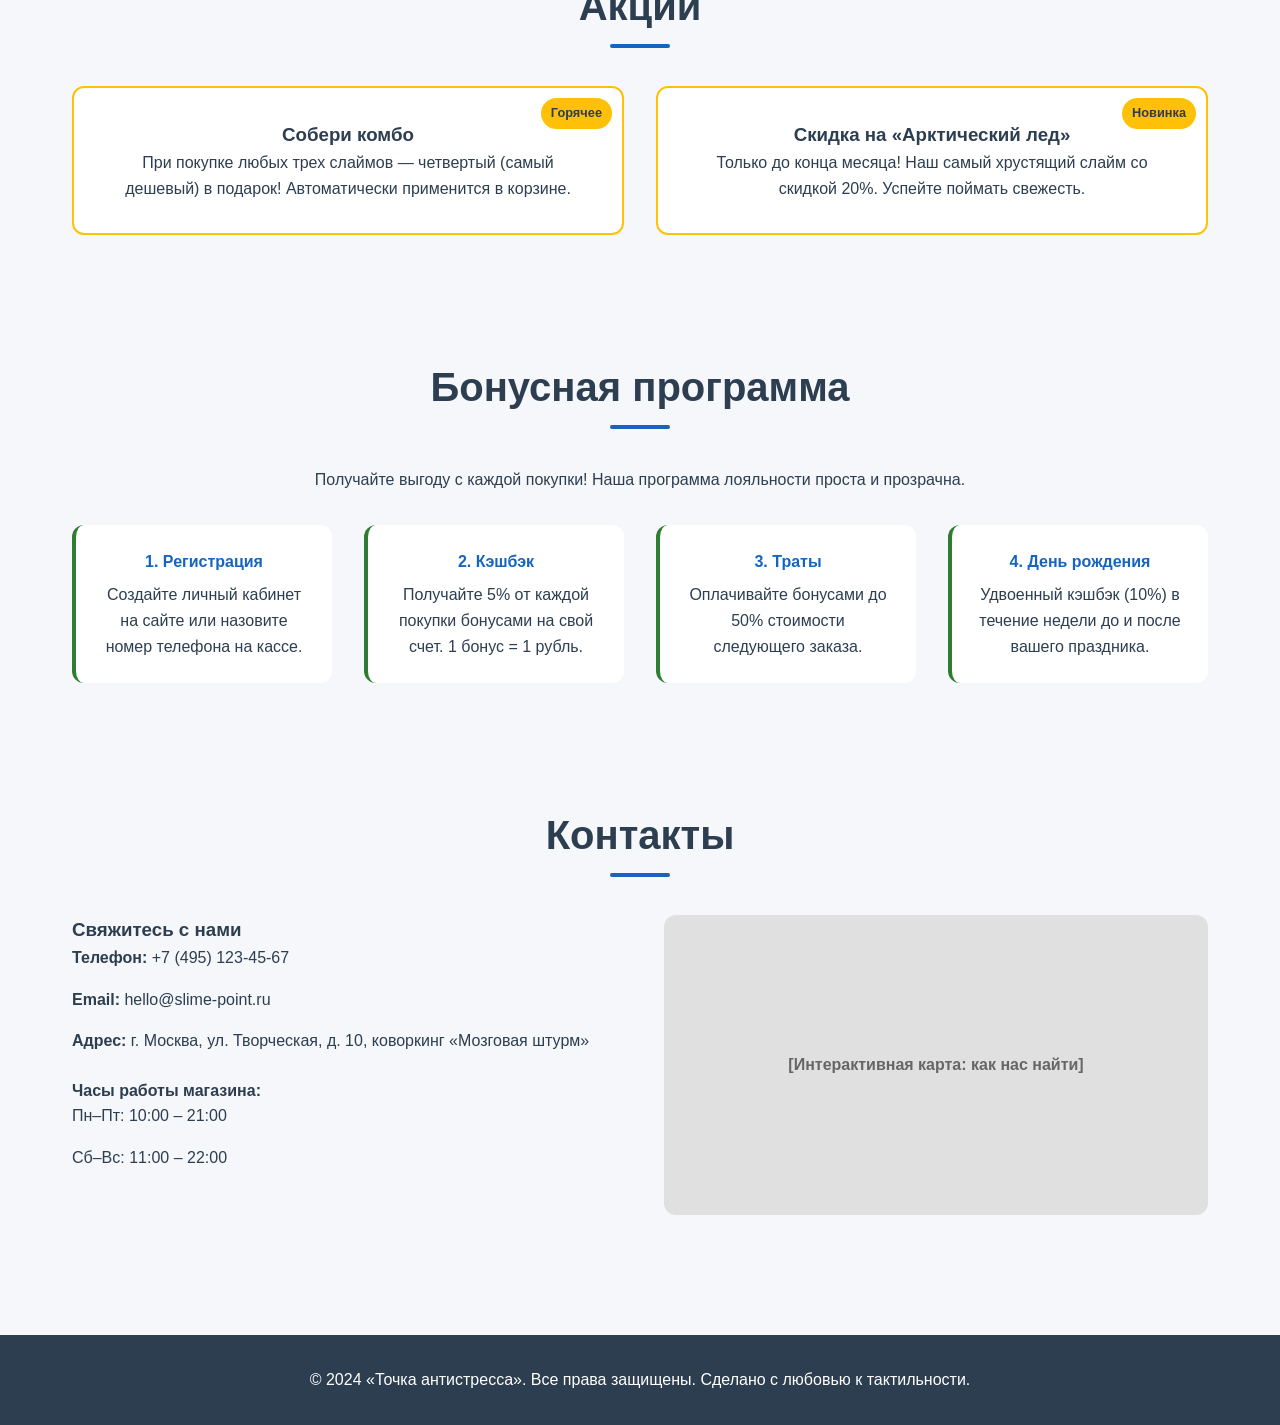
<file: archive/index11.html>
<!DOCTYPE html>
<html lang="ru">
<head>
    <meta charset="UTF-8">
    <meta name="viewport" content="width=device-width, initial-scale=1.0">
    <title>Точка антистресса</title>
    <style>
        /* Сброс стандартных отступов */
        * {
            margin: 0;
            padding: 0;
            box-sizing: border-box;
        }

        /* Основные переменные цветов и шрифтов */
        :root {
            --primary-green: #2E7D32;
            --primary-blue: #1565C0;
            --accent-yellow: #FFC107;
            --bg-light: #F5F7FA;
            --text-dark: #2C3E50;
            --text-light: #FFFFFF;
            --border-radius: 12px;
            --transition-speed: 0.3s;
            --font-main: 'Segoe UI', Tahoma, Geneva, Verdana, sans-serif;
        }

        body {
            font-family: var(--font-main);
            line-height: 1.6;
            color: var(--text-dark);
            background-color: var(--bg-light);
            overflow-x: hidden;
        }

        /* Плавная прокрутка для якорных ссылок */
        html {
            scroll-behavior: smooth;
        }

        /* Навигация */
        .header {
            position: fixed;
            top: 0;
            width: 100%;
            background: rgba(255, 255, 255, 0.95);
            backdrop-filter: blur(10px);
            box-shadow: 0 2px 10px rgba(0,0,0,0.1);
            z-index: 1000;
            border-bottom: 1px solid #e0e0e0;
        }

        .nav-container {
            max-width: 1200px;
            margin: 0 auto;
            padding: 1rem 2rem;
            display: flex;
            justify-content: space-between;
            align-items: center;
        }

        .logo {
            font-size: 1.5rem;
            font-weight: bold;
            color: var(--primary-green);
        }

        .nav-menu {
            list-style: none;
            display: flex;
            gap: 2rem;
        }

        .nav-menu a {
            text-decoration: none;
            color: var(--text-dark);
            font-weight: 500;
            transition: color var(--transition-speed);
        }

        .nav-menu a:hover {
            color: var(--primary-blue);
        }

        /* Главный экран */
        .hero {
            background: linear-gradient(135deg, var(--primary-green), var(--primary-blue));
            color: var(--text-light);
            padding: 120px 2rem 80px;
            text-align: center;
            position: relative;
            overflow: hidden;
        }

        .hero::before {
            content: '';
            position: absolute;
            top: -50%;
            left: -50%;
            width: 200%;
            height: 200%;
            background: radial-gradient(circle, rgba(255,255,255,0.15) 0%, transparent 70%);
            animation: rotate 20s linear infinite;
        }

        @keyframes rotate {
            100% { transform: rotate(360deg); }
        }

        .hero h1 {
            font-size: 3.5rem;
            margin-bottom: 1rem;
            position: relative;
            z-index: 10;
        }

        .hero p {
            font-size: 1.2rem;
            margin-bottom: 2rem;
            position: relative;
            z-index: 10;
            max-width: 600px;
            margin-left: auto;
            margin-right: auto;
        }

        .cta-button {
            display: inline-block;
            background: var(--accent-yellow);
            color: var(--text-dark);
            padding: 15px 40px;
            border-radius: var(--border-radius);
            text-decoration: none;
            font-weight: bold;
            font-size: 1.1rem;
            transition: all var(--transition-speed);
            position: relative;
            z-index: 10;
            box-shadow: 0 4px 15px rgba(0,0,0,0.2);
        }

        .cta-button:hover {
            background: #FFD54F;
            transform: translateY(-3px);
            box-shadow: 0 6px 20px rgba(0,0,0,0.3);
        }

        /* Общие стили секций */
        .section {
            padding: 60px 2rem;
            max-width: 1200px;
            margin: 0 auto;
        }

        .section h2 {
            text-align: center;
            font-size: 2.5rem;
            margin-bottom: 3rem;
            position: relative;
        }

        .section h2::after {
            content: '';
            position: absolute;
            bottom: -10px;
            left: 50%;
            transform: translateX(-50%);
            width: 60px;
            height: 4px;
            background: var(--primary-blue);
            border-radius: 2px;
        }

        /* Слаймы */
        .slimes-grid {
            display: grid;
            grid-template-columns: repeat(auto-fit, minmax(250px, 1fr));
            gap: 2rem;
            margin-top: 2rem;
        }

        .slime-card {
            background: var(--text-light);
            border-radius: var(--border-radius);
            padding: 2rem;
            text-align: center;
            transition: transform var(--transition-speed), box-shadow var(--transition-speed);
            border: 2px solid transparent;
            position: relative;
            overflow: hidden;
        }

        .slime-card::before {
            content: '';
            position: absolute;
            top: 0;
            left: 0;
            width: 100%;
            height: 5px;
            background: linear-gradient(90deg, var(--primary-green), var(--primary-blue));
        }

        .slime-card:hover {
            transform: translateY(-10px);
            box-shadow: 0 15px 30px rgba(0,0,0,0.1);
            border-color: var(--primary-blue);
        }

        .slime-card h3 {
            margin-bottom: 1rem;
            color: var(--primary-green);
        }

        .slime-preview {
            width: 100px;
            height: 100px;
            background: #A5D6A7;
            border-radius: 50%;
            margin: 0 auto 1.5rem;
            box-shadow: inset 0 5px 10px rgba(0,0,0,0.2);
            position: relative;
        }

        .slime-preview::after {
            content: '';
            position: absolute;
            bottom: -10px;
            left: 50%;
            transform: translateX(-50%);
            width: 120px;
            height: 20px;
            background: rgba(255,255,255,0.4);
            border-radius: 50%;
        }

        /* Акции */
        .promo-grid {
            display: grid;
            grid-template-columns: repeat(auto-fit, minmax(300px, 1fr));
            gap: 2rem;
            margin-top: 2rem;
        }

        .promo-card {
            background: var(--text-light);
            border-radius: var(--border-radius);
            padding: 2rem;
            text-align: center;
            border: 2px solid var(--accent-yellow);
            position: relative;
            overflow: hidden;
        }

        .promo-badge {
            position: absolute;
            top: 10px;
            right: 10px;
            background: var(--accent-yellow);
            color: var(--text-dark);
            padding: 5px 10px;
            border-radius: 20px;
            font-size: 0.8rem;
            font-weight: bold;
        }

        /* Бонусная программа */
        .loyalty-steps {
            display: flex;
            justify-content: space-around;
            flex-wrap: wrap;
            gap: 2rem;
            margin-top: 2rem;
        }

        .loyalty-step {
            flex: 1;
            min-width: 200px;
            text-align: center;
            padding: 1.5rem;
            background: var(--text-light);
            border-radius: var(--border-radius);
            border-left: 4px solid var(--primary-green);
        }

        .loyalty-step h4 {
            margin-bottom: 0.5rem;
            color: var(--primary-blue);
        }

        /* Контакты */
        .contacts-grid {
            display: grid;
            grid-template-columns: 1fr 1fr;
            gap: 3rem;
            align-items: start;
            margin-top: 2rem;
        }

        .map-placeholder {
            background: #E0E0E0;
            height: 300px;
            border-radius: var(--border-radius);
            display: flex;
            align-items: center;
            justify-content: center;
            color: #666;
            font-weight: bold;
        }

        .contact-info p {
            margin-bottom: 1rem;
        }

        /* Футер */
        .footer {
            background: var(--text-dark);
            color: var(--text-light);
            text-align: center;
            padding: 2rem;
            margin-top: 60px;
        }

        /* Адаптивность */
        @media (max-width: 768px) {
            .hero h1 {
                font-size: 2.5rem;
            }

            .nav-menu {
                display: none; /* На мобильных можно скрыть или заменить на бургер-меню */
            }

            .contacts-grid {
                grid-template-columns: 1fr;
            }

            .section h2 {
                font-size: 2rem;
            }
        }
    </style>
</head>
<body>

<header class="header">
    <div class="nav-container">
        <div class="logo">Точка антистресса</div>
        <nav>
            <ul class="nav-menu">
                <li><a href="#about">О нас</a></li>
                <li><a href="#slimes">Слаймы</a></li>
                <li><a href="#promo">Акции</a></li>
                <li><a href="#loyalty">Бонусы</a></li>
                <li><a href="#contacts">Контакты</a></li>
            </ul>
        </nav>
    </div>
</header>

<main>
    <section class="hero">
        <h1>Сними напряжение одним нажатием</h1>
        <p>Фирменные слаймы «Точка антистресса» — идеальная текстура, яркие цвета и абсолютное расслабление. Создано для тех, кто ищет свой дзен.</p>
        <a href="#slimes" class="cta-button">Выбрать свой слайм</a>
    </section>

    <section id="about" class="section">
        <h2>О компании</h2>
        <p style="text-align: center; max-width: 800px; margin-left: auto; margin-right: auto; font-size: 1.1rem;">
            «Точка антистресса» родилась в 2023 году из простой идеи: антистресс должен быть не только эффективным, но и невероятно приятным на ощупь. 
            Мы начинали с маленькой кухни, экспериментируя с безопасными составами, а сегодня наша лаборатория создает уникальные текстуры. 
            Мы верим, что в мире цифрового шума каждому нужно место, где можно просто помять что-то приятное в руках.
        </p>
    </section>

    <section id="slimes" class="section">
        <h2>Наши слаймы</h2>
        <div class="slimes-grid">
            <div class="slime-card">
                <div class="slime-preview" style="background: #A5D6A7;"></div>
                <h3>«Космическое молоко»</h3>
                <p>Воздушный, кремовый слайм с мелкими перламутровыми блестками. Идеален для медитативного растягивания.</p>
            </div>
            <div class="slime-card">
                <div class="slime-preview" style="background: #4DB6AC;"></div>
                <h3>«Арктический лед»</h3>
                <p>Прозрачный, плотный слайм с эффектом хруста (crunch). Содержит вкрапления искусственного снега.</p>
            </div>
            <div class="slime-card">
                <div class="slime-preview" style="background: #90A4AE;"></div>
                <h3>«Городской туман»</h3>
                <p>Серый баттер-слайм (butter). Невероятно мягкий, размазывается как масло. Ароматизирован запахом дождя.</p>
            </div>
            <div class="slime-card">
                <div class="slime-preview" style="background: #FFB74D;"></div>
                <h3>«Солнечный нектар»</h3>
                <p>Глянцевый, кликающий слайм (jelly). Ярко-оранжевый, с добавлением золотых шариков.</p>
            </div>
        </div>
    </section>

    <section id="promo" class="section">
        <h2>Акции</h2>
        <div class="promo-grid">
            <div class="promo-card">
                <div class="promo-badge">Горячее</div>
                <h3>Собери комбо</h3>
                <p>При покупке любых трех слаймов — четвертый (самый дешевый) в подарок! Автоматически применится в корзине.</p>
            </div>
            <div class="promo-card">
                <div class="promo-badge">Новинка</div>
                <h3>Скидка на «Арктический лед»</h3>
                <p>Только до конца месяца! Наш самый хрустящий слайм со скидкой 20%. Успейте поймать свежесть.</p>
            </div>
        </div>
    </section>

    <section id="loyalty" class="section">
        <h2>Бонусная программа</h2>
        <p style="text-align: center; max-width: 800px; margin-left: auto; margin-right: auto;">
            Получайте выгоду с каждой покупки! Наша программа лояльности проста и прозрачна.
        </p>
        <div class="loyalty-steps">
            <div class="loyalty-step">
                <h4>1. Регистрация</h4>
                <p>Создайте личный кабинет на сайте или назовите номер телефона на кассе.</p>
            </div>
            <div class="loyalty-step">
                <h4>2. Кэшбэк</h4>
                <p>Получайте 5% от каждой покупки бонусами на свой счет. 1 бонус = 1 рубль.</p>
            </div>
            <div class="loyalty-step">
                <h4>3. Траты</h4>
                <p>Оплачивайте бонусами до 50% стоимости следующего заказа.</p>
            </div>
            <div class="loyalty-step">
                <h4>4. День рождения</h4>
                <p>Удвоенный кэшбэк (10%) в течение недели до и после вашего праздника.</p>
            </div>
        </div>
    </section>

    <section id="contacts" class="section">
        <h2>Контакты</h2>
        <div class="contacts-grid">
            <div class="contact-info">
                <h3>Свяжитесь с нами</h3>
                <p><strong>Телефон:</strong> +7 (495) 123-45-67</p>
                <p><strong>Email:</strong> hello@slime-point.ru</p>
                <p><strong>Адрес:</strong> г. Москва, ул. Творческая, д. 10, коворкинг «Мозговая штурм»</p>
                <h4 style="margin-top: 1.5rem;">Часы работы магазина:</h4>
                <p>Пн–Пт: 10:00 – 21:00</p>
                <p>Сб–Вс: 11:00 – 22:00</p>
            </div>
            <div class="map-placeholder">
                [Интерактивная карта: как нас найти]
            </div>
        </div>
    </section>
</main>

<footer class="footer">
    <p>&copy; 2024 «Точка антистресса». Все права защищены. Сделано с любовью к тактильности.</p>
</footer>

</body>
</html>
</file>
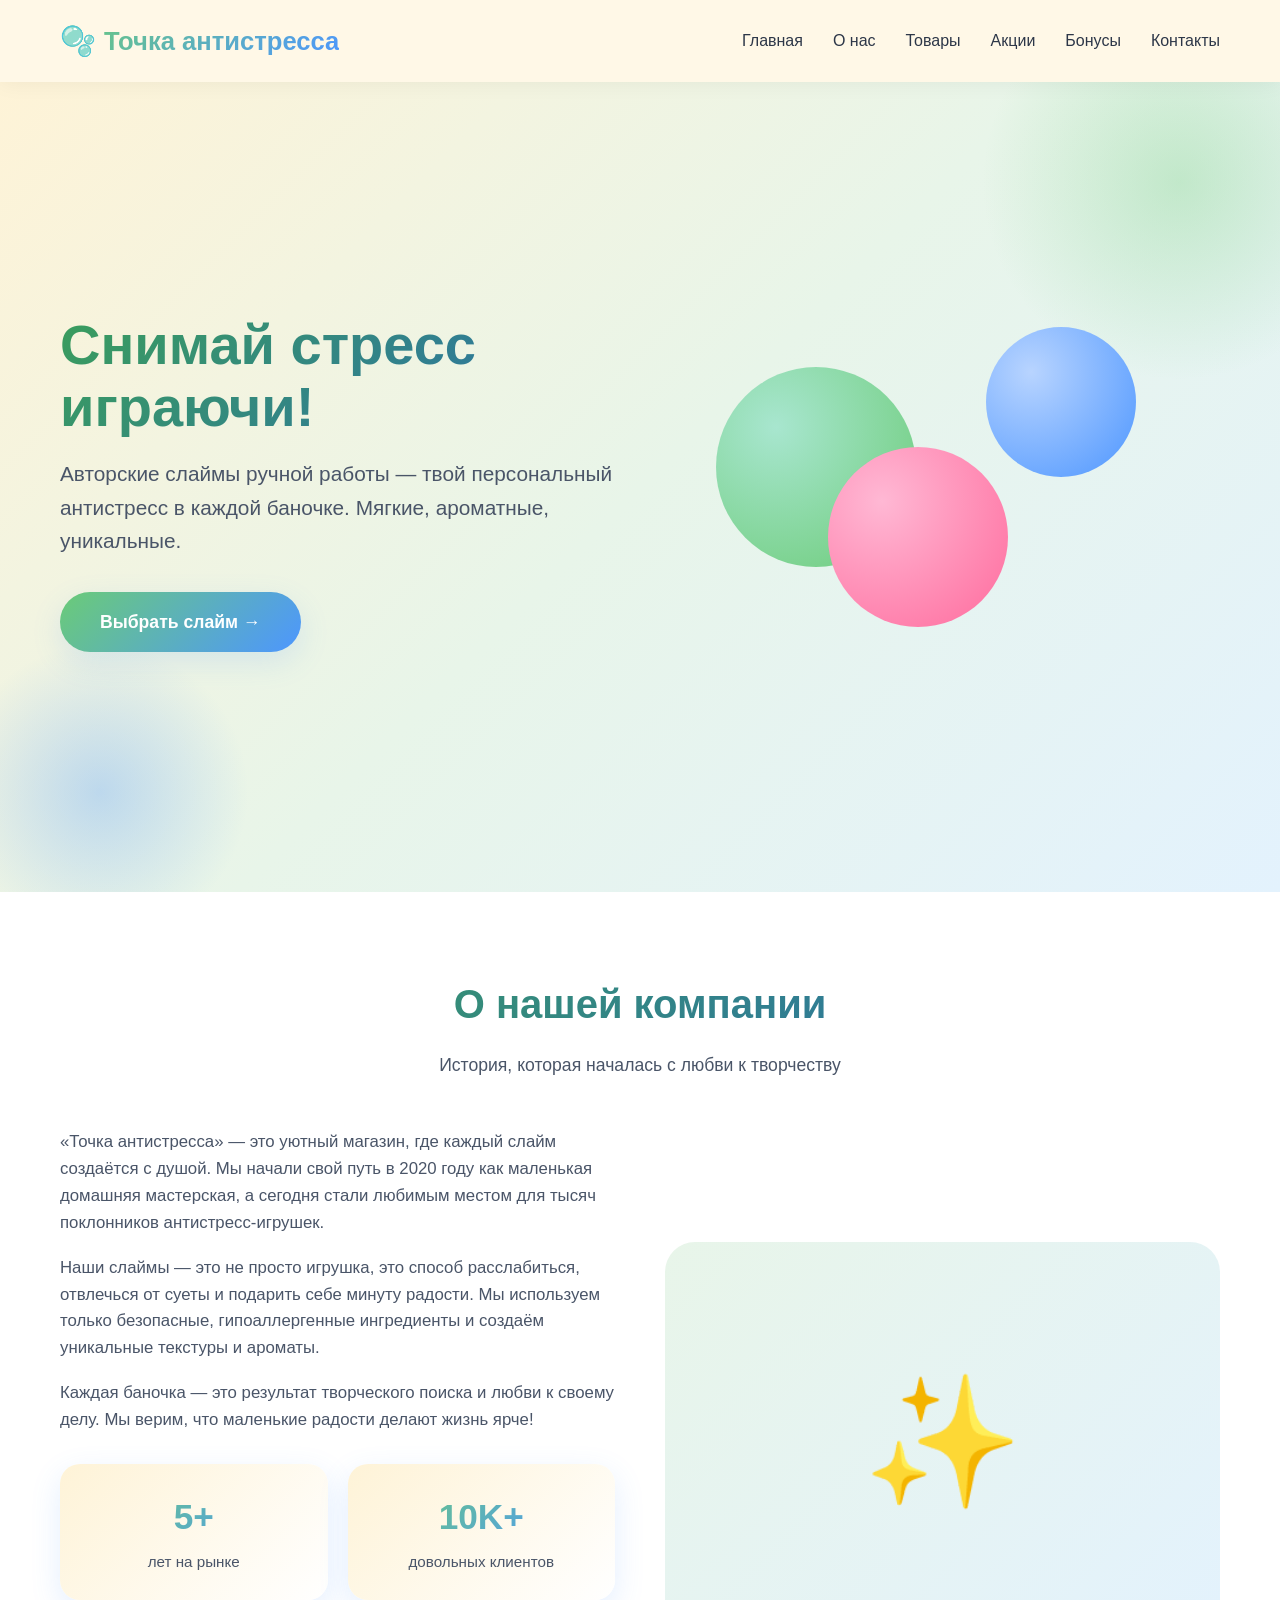
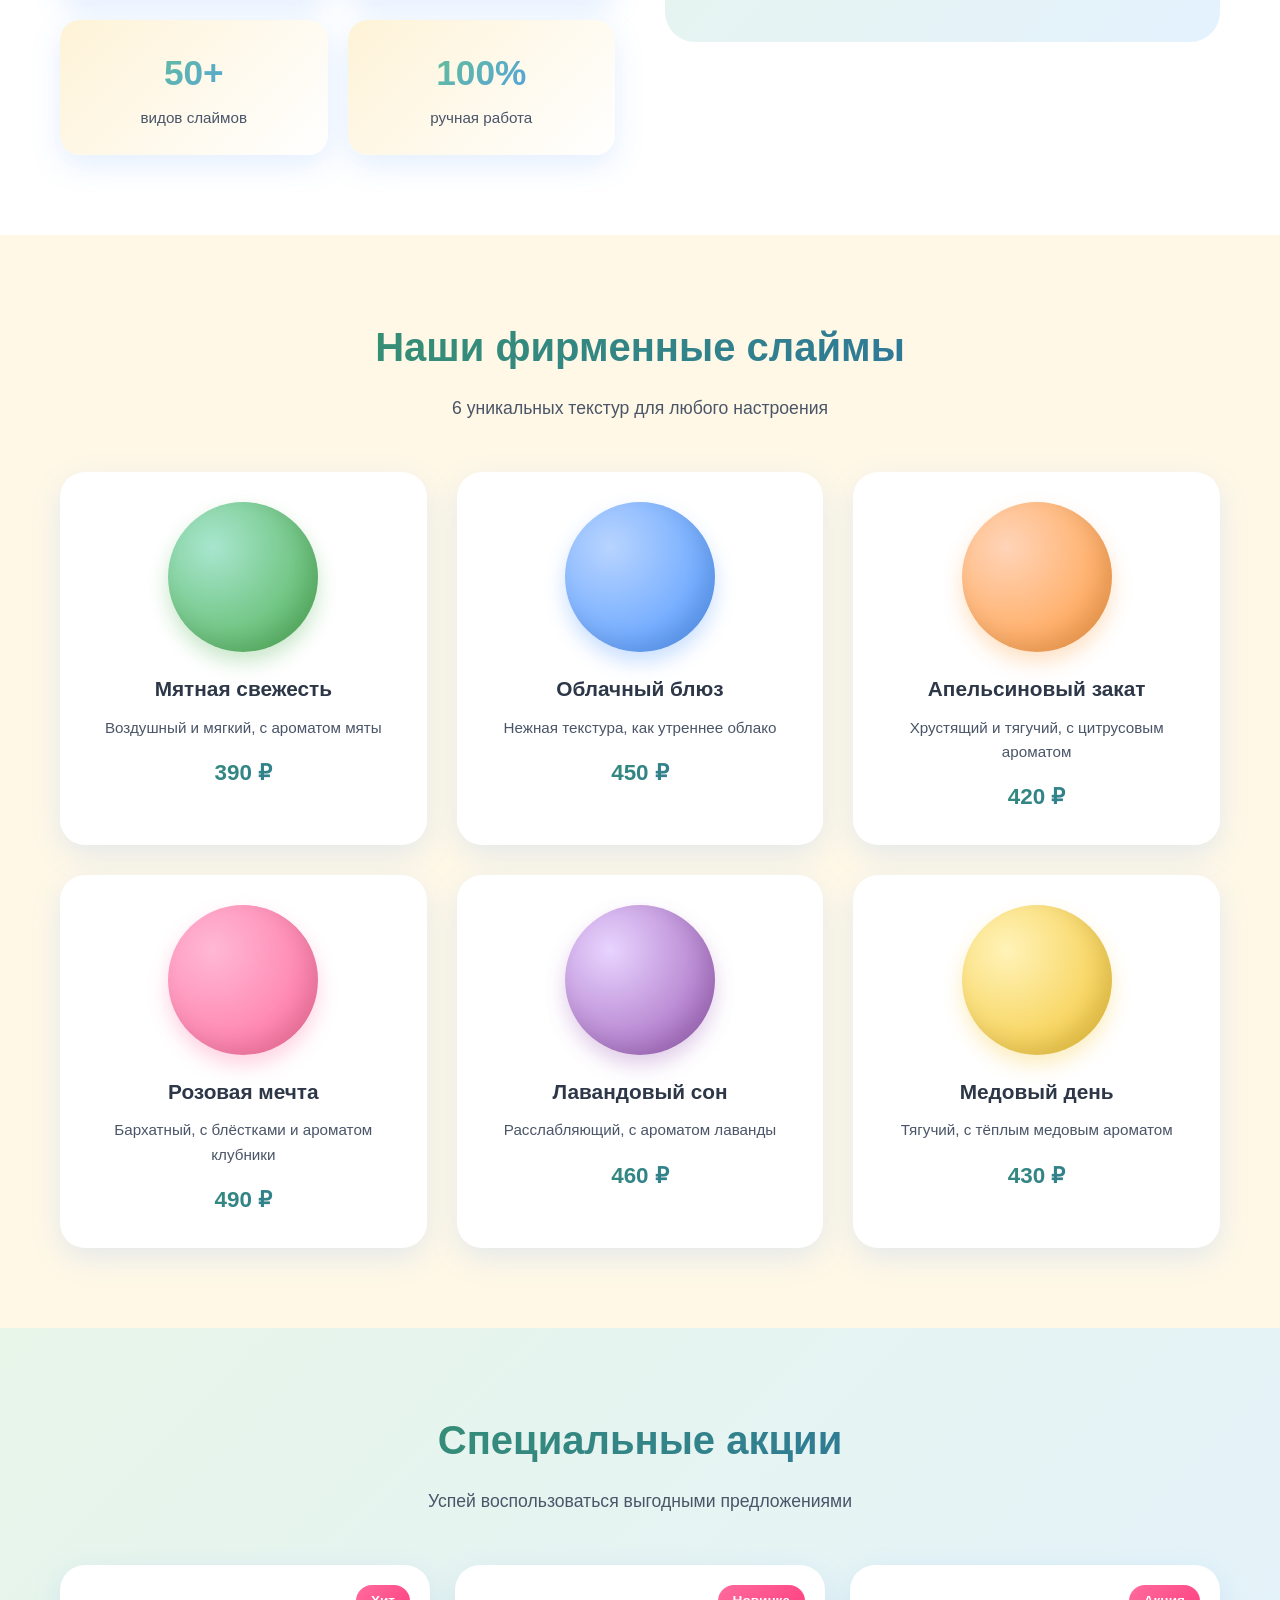
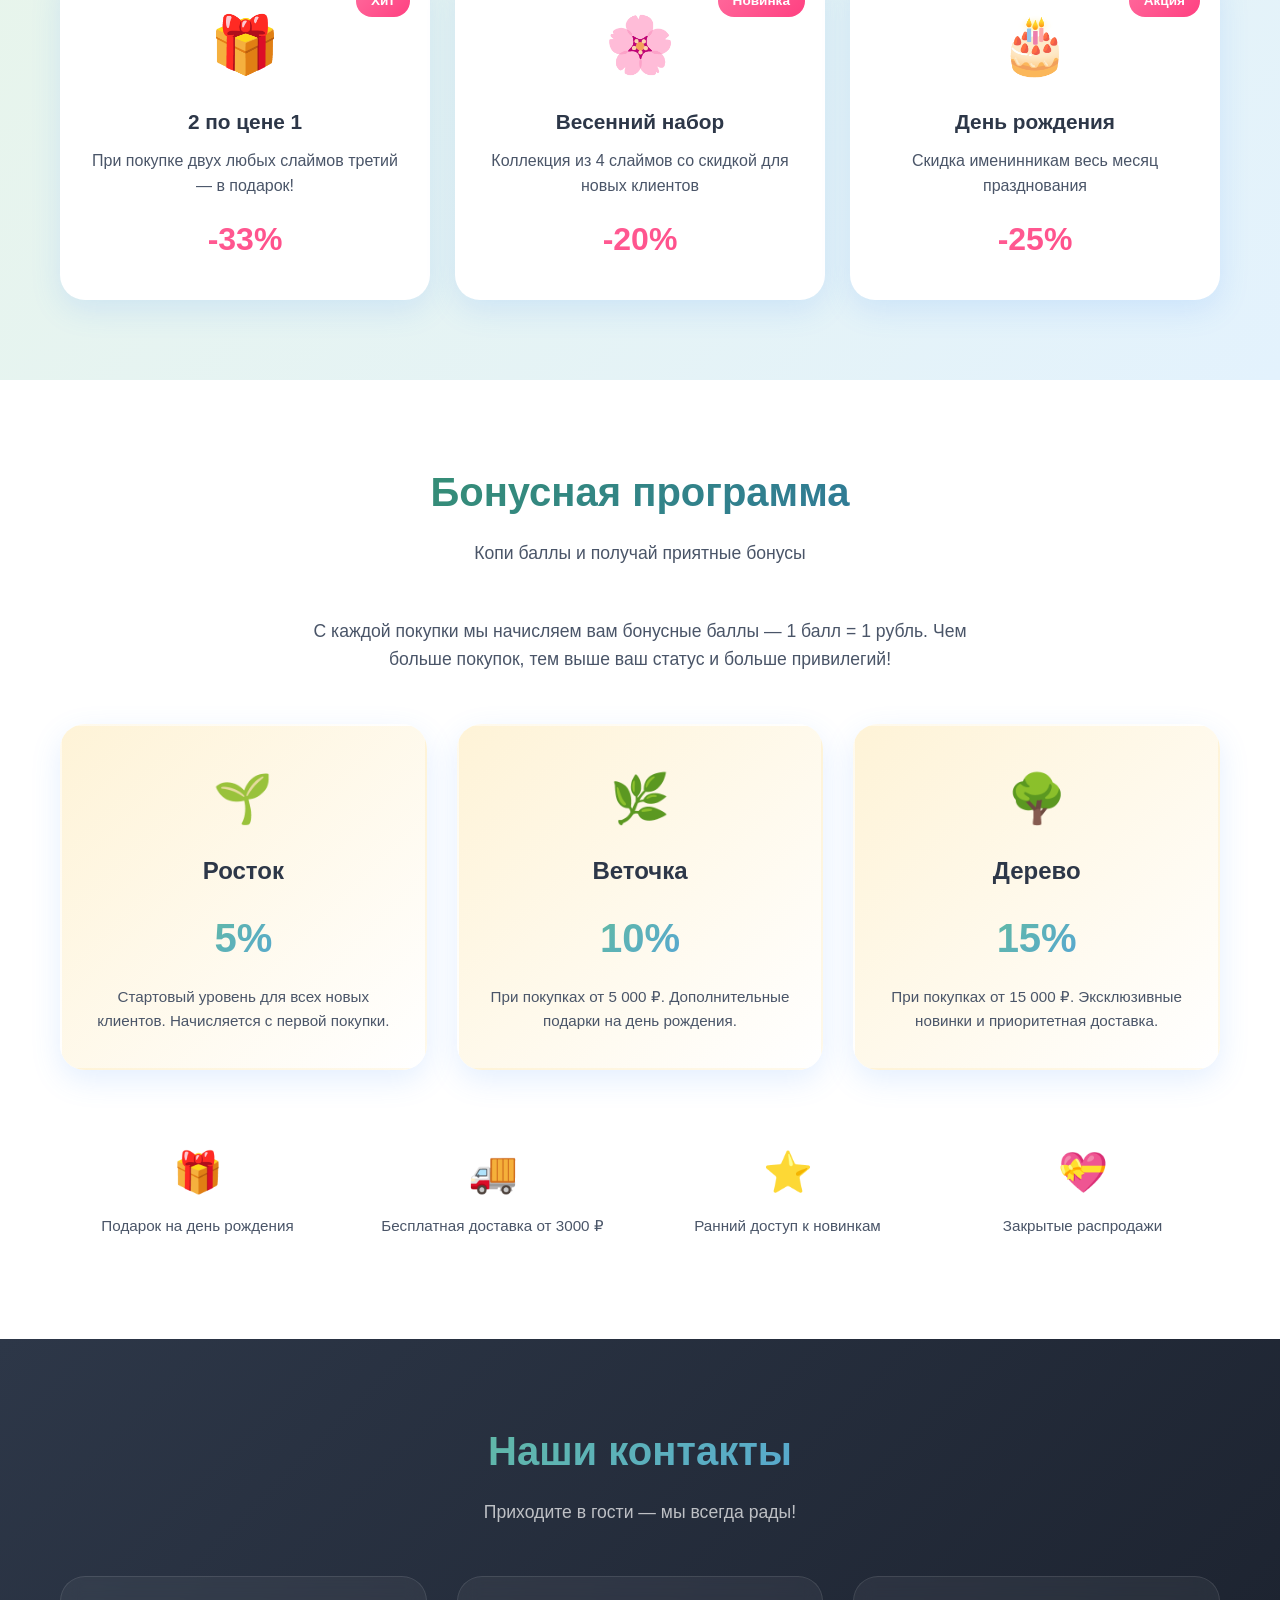
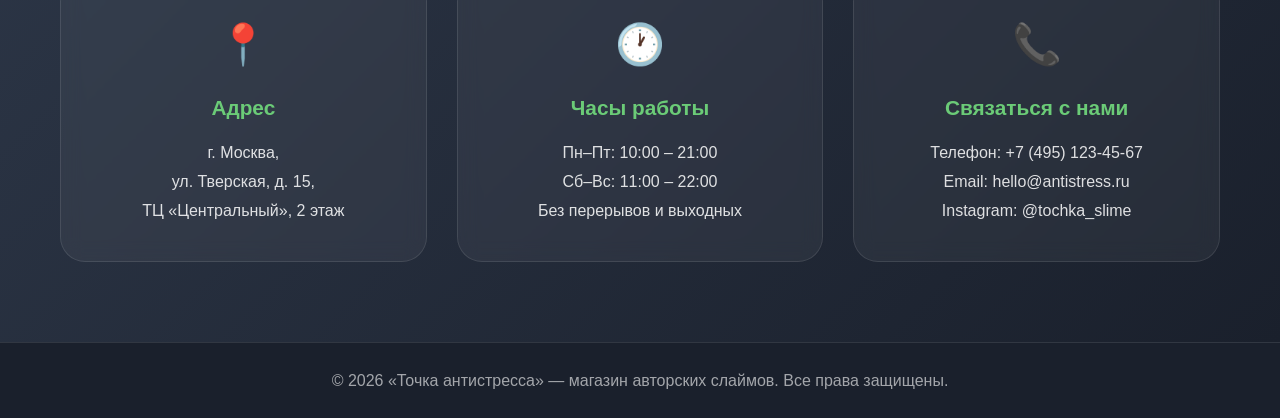
<file: archive/index2.html>
<!DOCTYPE html>
<html lang="ru">
<head>
<meta charset="UTF-8">
<meta name="viewport" content="width=device-width, initial-scale=1.0">
<title>Точка антистресса — магазин слаймов</title>
<style>
    /* ===== ПЕРЕМЕННЫЕ И БАЗОВЫЕ СТИЛИ ===== */
    :root {
        --green-main: #6BCB77;
        --green-dark: #3A9D5C;
        --blue-main: #4D96FF;
        --blue-dark: #2B6CB0;
        --warm-bg: #FFF8E7;
        --warm-light: #FEF3D7;
        --coral: #FF6B9D;
        --text-dark: #2D3748;
        --text-light: #4A5568;
        --white: #FFFFFF;
        --shadow: 0 10px 30px rgba(77, 150, 255, 0.15);
        --shadow-hover: 0 20px 40px rgba(107, 203, 119, 0.25);
    }

    * {
        margin: 0;
        padding: 0;
        box-sizing: border-box;
    }

    html {
        scroll-behavior: smooth;
    }

    body {
        font-family: 'Segoe UI', Tahoma, Geneva, Verdana, sans-serif;
        background: var(--warm-bg);
        color: var(--text-dark);
        line-height: 1.6;
        overflow-x: hidden;
    }

    .container {
        max-width: 1200px;
        margin: 0 auto;
        padding: 0 20px;
    }

    /* ===== НАВИГАЦИЯ ===== */
    header {
        position: sticky;
        top: 0;
        z-index: 1000;
        background: rgba(255, 248, 231, 0.95);
        backdrop-filter: blur(10px);
        -webkit-backdrop-filter: blur(10px);
        box-shadow: 0 2px 20px rgba(0, 0, 0, 0.05);
        transition: all 0.3s ease;
    }

    nav {
        display: flex;
        justify-content: space-between;
        align-items: center;
        padding: 18px 20px;
        max-width: 1200px;
        margin: 0 auto;
    }

    .logo {
        font-size: 1.6rem;
        font-weight: 800;
        background: linear-gradient(135deg, var(--green-main), var(--blue-main));
        -webkit-background-clip: text;
        -webkit-text-fill-color: transparent;
        background-clip: text;
        display: flex;
        align-items: center;
        gap: 8px;
    }

    .logo::before {
        content: "🫧";
        font-size: 1.8rem;
        -webkit-text-fill-color: initial;
    }

    .nav-links {
        display: flex;
        list-style: none;
        gap: 30px;
    }

    .nav-links a {
        text-decoration: none;
        color: var(--text-dark);
        font-weight: 500;
        position: relative;
        transition: color 0.3s ease;
    }

    .nav-links a::after {
        content: '';
        position: absolute;
        bottom: -5px;
        left: 0;
        width: 0;
        height: 2px;
        background: linear-gradient(90deg, var(--green-main), var(--blue-main));
        transition: width 0.3s ease;
    }

    .nav-links a:hover {
        color: var(--green-dark);
    }

    .nav-links a:hover::after {
        width: 100%;
    }

    .burger {
        display: none;
        flex-direction: column;
        gap: 5px;
        cursor: pointer;
        background: none;
        border: none;
        padding: 5px;
    }

    .burger span {
        width: 25px;
        height: 3px;
        background: var(--text-dark);
        border-radius: 3px;
        transition: all 0.3s ease;
    }

    /* ===== HERO СЕКЦИЯ ===== */
    .hero {
        min-height: 90vh;
        display: flex;
        align-items: center;
        position: relative;
        overflow: hidden;
        background: linear-gradient(135deg, var(--warm-light) 0%, #E8F5E9 50%, #E3F2FD 100%);
    }

    .hero::before {
        content: '';
        position: absolute;
        width: 400px;
        height: 400px;
        background: radial-gradient(circle, var(--green-main) 0%, transparent 70%);
        border-radius: 50%;
        top: -100px;
        right: -100px;
        opacity: 0.3;
        animation: float 6s ease-in-out infinite;
    }

    .hero::after {
        content: '';
        position: absolute;
        width: 300px;
        height: 300px;
        background: radial-gradient(circle, var(--blue-main) 0%, transparent 70%);
        border-radius: 50%;
        bottom: -50px;
        left: -50px;
        opacity: 0.3;
        animation: float 8s ease-in-out infinite reverse;
    }

    @keyframes float {
        0%, 100% { transform: translateY(0) scale(1); }
        50% { transform: translateY(-30px) scale(1.1); }
    }

    .hero-content {
        position: relative;
        z-index: 2;
        max-width: 1200px;
        margin: 0 auto;
        padding: 60px 20px;
        display: grid;
        grid-template-columns: 1fr 1fr;
        gap: 40px;
        align-items: center;
    }

    .hero-text h1 {
        font-size: 3.5rem;
        font-weight: 800;
        line-height: 1.1;
        margin-bottom: 20px;
        background: linear-gradient(135deg, var(--green-dark), var(--blue-dark));
        -webkit-background-clip: text;
        -webkit-text-fill-color: transparent;
        background-clip: text;
        animation: slideInLeft 1s ease;
    }

    .hero-text .slogan {
        font-size: 1.3rem;
        color: var(--text-light);
        margin-bottom: 35px;
        animation: slideInLeft 1s ease 0.2s backwards;
    }

    .cta-button {
        display: inline-block;
        padding: 16px 40px;
        background: linear-gradient(135deg, var(--green-main), var(--blue-main));
        color: white;
        text-decoration: none;
        border-radius: 50px;
        font-weight: 600;
        font-size: 1.1rem;
        box-shadow: var(--shadow);
        transition: all 0.3s ease;
        animation: slideInLeft 1s ease 0.4s backwards;
        position: relative;
        overflow: hidden;
    }

    .cta-button::before {
        content: '';
        position: absolute;
        top: 0;
        left: -100%;
        width: 100%;
        height: 100%;
        background: linear-gradient(90deg, transparent, rgba(255,255,255,0.3), transparent);
        transition: left 0.5s ease;
    }

    .cta-button:hover {
        transform: translateY(-3px);
        box-shadow: var(--shadow-hover);
    }

    .cta-button:hover::before {
        left: 100%;
    }

    .hero-visual {
        display: flex;
        justify-content: center;
        align-items: center;
        position: relative;
        height: 400px;
        animation: slideInRight 1s ease;
    }

    .slime-blob {
        position: absolute;
        border-radius: 50%;
        filter: blur(0.5px);
        animation: blob 7s infinite;
    }

    .slime-blob:nth-child(1) {
        width: 200px;
        height: 200px;
        background: radial-gradient(circle at 30% 30%, #A8E6CF, var(--green-main));
        top: 20%;
        left: 10%;
        animation-delay: 0s;
    }

    .slime-blob:nth-child(2) {
        width: 150px;
        height: 150px;
        background: radial-gradient(circle at 30% 30%, #B8D4FF, var(--blue-main));
        top: 10%;
        right: 15%;
        animation-delay: 2s;
    }

    .slime-blob:nth-child(3) {
        width: 180px;
        height: 180px;
        background: radial-gradient(circle at 30% 30%, #FFB8D4, var(--coral));
        bottom: 15%;
        left: 30%;
        animation-delay: 4s;
    }

    @keyframes blob {
        0%, 100% { 
            transform: translate(0, 0) scale(1);
            border-radius: 50%;
        }
        33% {
            transform: translate(20px, -30px) scale(1.1);
            border-radius: 40% 60% 70% 30% / 40% 50% 60% 50%;
        }
        66% {
            transform: translate(-20px, 20px) scale(0.9);
            border-radius: 60% 40% 30% 70% / 60% 30% 70% 40%;
        }
    }

    @keyframes slideInLeft {
        from { opacity: 0; transform: translateX(-50px); }
        to { opacity: 1; transform: translateX(0); }
    }

    @keyframes slideInRight {
        from { opacity: 0; transform: translateX(50px); }
        to { opacity: 1; transform: translateX(0); }
    }

    /* ===== ОБЩИЕ СТИЛИ СЕКЦИЙ ===== */
    section {
        padding: 80px 0;
    }

    .section-title {
        text-align: center;
        font-size: 2.5rem;
        font-weight: 800;
        margin-bottom: 15px;
        background: linear-gradient(135deg, var(--green-dark), var(--blue-dark));
        -webkit-background-clip: text;
        -webkit-text-fill-color: transparent;
        background-clip: text;
    }

    .section-subtitle {
        text-align: center;
        color: var(--text-light);
        font-size: 1.1rem;
        margin-bottom: 50px;
    }

    /* ===== О КОМПАНИИ ===== */
    .about {
        background: var(--white);
    }

    .about-content {
        display: grid;
        grid-template-columns: 1fr 1fr;
        gap: 50px;
        align-items: center;
    }

    .about-text p {
        margin-bottom: 18px;
        color: var(--text-light);
        font-size: 1.05rem;
    }

    .about-stats {
        display: grid;
        grid-template-columns: repeat(2, 1fr);
        gap: 20px;
        margin-top: 30px;
    }

    .stat-card {
        background: linear-gradient(135deg, var(--warm-light), var(--white));
        padding: 25px;
        border-radius: 20px;
        text-align: center;
        box-shadow: var(--shadow);
        transition: transform 0.3s ease;
    }

    .stat-card:hover {
        transform: translateY(-5px);
    }

    .stat-number {
        font-size: 2.2rem;
        font-weight: 800;
        background: linear-gradient(135deg, var(--green-main), var(--blue-main));
        -webkit-background-clip: text;
        -webkit-text-fill-color: transparent;
        background-clip: text;
    }

    .stat-label {
        color: var(--text-light);
        font-size: 0.95rem;
        margin-top: 5px;
    }

    .about-visual {
        display: flex;
        justify-content: center;
        align-items: center;
        height: 400px;
        background: linear-gradient(135deg, #E8F5E9, #E3F2FD);
        border-radius: 30px;
        position: relative;
        overflow: hidden;
    }

    .about-visual::before {
        content: "✨";
        font-size: 8rem;
        animation: spin 20s linear infinite;
    }

    @keyframes spin {
        from { transform: rotate(0deg); }
        to { transform: rotate(360deg); }
    }

    /* ===== ТОВАРЫ ===== */
    .products {
        background: var(--warm-bg);
    }

    .products-grid {
        display: grid;
        grid-template-columns: repeat(3, 1fr);
        gap: 30px;
    }

    .product-card {
        background: var(--white);
        border-radius: 25px;
        padding: 30px 25px;
        text-align: center;
        box-shadow: var(--shadow);
        transition: all 0.4s ease;
        position: relative;
        overflow: hidden;
    }

    .product-card::before {
        content: '';
        position: absolute;
        top: 0;
        left: 0;
        width: 100%;
        height: 5px;
        background: linear-gradient(90deg, var(--green-main), var(--blue-main));
        transform: scaleX(0);
        transform-origin: left;
        transition: transform 0.4s ease;
    }

    .product-card:hover {
        transform: translateY(-10px);
        box-shadow: var(--shadow-hover);
    }

    .product-card:hover::before {
        transform: scaleX(1);
    }

    .product-image {
        width: 150px;
        height: 150px;
        margin: 0 auto 20px;
        border-radius: 50%;
        position: relative;
        transition: transform 0.4s ease;
    }

    .product-card:hover .product-image {
        transform: scale(1.1) rotate(5deg);
    }

    .slime-1 { background: radial-gradient(circle at 30% 30%, #A8E6CF, #4CAF50); box-shadow: inset -10px -10px 20px rgba(0,0,0,0.1), 0 10px 20px rgba(76, 175, 80, 0.3); }
    .slime-2 { background: radial-gradient(circle at 30% 30%, #B8D4FF, #4D96FF); box-shadow: inset -10px -10px 20px rgba(0,0,0,0.1), 0 10px 20px rgba(77, 150, 255, 0.3); }
    .slime-3 { background: radial-gradient(circle at 30% 30%, #FFD4B8, #FF9A3C); box-shadow: inset -10px -10px 20px rgba(0,0,0,0.1), 0 10px 20px rgba(255, 154, 60, 0.3); }
    .slime-4 { background: radial-gradient(circle at 30% 30%, #FFB8D4, #FF6B9D); box-shadow: inset -10px -10px 20px rgba(0,0,0,0.1), 0 10px 20px rgba(255, 107, 157, 0.3); }
    .slime-5 { background: radial-gradient(circle at 30% 30%, #E8D4FF, #9B59B6); box-shadow: inset -10px -10px 20px rgba(0,0,0,0.1), 0 10px 20px rgba(155, 89, 182, 0.3); }
    .slime-6 { background: radial-gradient(circle at 30% 30%, #FFF3B8, #F4C430); box-shadow: inset -10px -10px 20px rgba(0,0,0,0.1), 0 10px 20px rgba(244, 196, 48, 0.3); }

    .product-name {
        font-size: 1.3rem;
        font-weight: 700;
        margin-bottom: 10px;
        color: var(--text-dark);
    }

    .product-desc {
        color: var(--text-light);
        font-size: 0.95rem;
        margin-bottom: 15px;
    }

    .product-price {
        font-size: 1.4rem;
        font-weight: 800;
        background: linear-gradient(135deg, var(--green-dark), var(--blue-dark));
        -webkit-background-clip: text;
        -webkit-text-fill-color: transparent;
        background-clip: text;
    }

    /* ===== АКЦИИ ===== */
    .promo {
        background: linear-gradient(135deg, #E8F5E9 0%, #E3F2FD 100%);
    }

    .promo-grid {
        display: grid;
        grid-template-columns: repeat(3, 1fr);
        gap: 25px;
    }

    .promo-card {
        background: var(--white);
        border-radius: 25px;
        padding: 35px 25px;
        text-align: center;
        box-shadow: var(--shadow);
        position: relative;
        overflow: hidden;
        transition: all 0.4s ease;
    }

    .promo-card:hover {
        transform: scale(1.03);
        box-shadow: var(--shadow-hover);
    }

    .promo-badge {
        position: absolute;
        top: 20px;
        right: 20px;
        background: linear-gradient(135deg, var(--coral), #FF4081);
        color: white;
        padding: 5px 15px;
        border-radius: 20px;
        font-size: 0.85rem;
        font-weight: 700;
    }

    .promo-icon {
        font-size: 3.5rem;
        margin-bottom: 15px;
    }

    .promo-title {
        font-size: 1.3rem;
        font-weight: 700;
        margin-bottom: 10px;
        color: var(--text-dark);
    }

    .promo-desc {
        color: var(--text-light);
        margin-bottom: 15px;
    }

    .promo-discount {
        font-size: 2rem;
        font-weight: 800;
        background: linear-gradient(135deg, var(--coral), #FF4081);
        -webkit-background-clip: text;
        -webkit-text-fill-color: transparent;
        background-clip: text;
    }

    /* ===== БОНУСНАЯ ПРОГРАММА ===== */
    .loyalty {
        background: var(--white);
    }

    .loyalty-intro {
        text-align: center;
        max-width: 700px;
        margin: 0 auto 50px;
        color: var(--text-light);
        font-size: 1.1rem;
    }

    .loyalty-levels {
        display: grid;
        grid-template-columns: repeat(3, 1fr);
        gap: 30px;
    }

    .level-card {
        background: linear-gradient(135deg, var(--warm-light), var(--white));
        border-radius: 25px;
        padding: 35px 25px;
        text-align: center;
        box-shadow: var(--shadow);
        transition: all 0.4s ease;
        position: relative;
        border: 2px solid transparent;
    }

    .level-card:hover {
        transform: translateY(-10px);
        border-color: var(--green-main);
    }

    .level-icon {
        font-size: 3rem;
        margin-bottom: 15px;
    }

    .level-name {
        font-size: 1.5rem;
        font-weight: 700;
        margin-bottom: 10px;
        color: var(--text-dark);
    }

    .level-cashback {
        font-size: 2.5rem;
        font-weight: 800;
        background: linear-gradient(135deg, var(--green-main), var(--blue-main));
        -webkit-background-clip: text;
        -webkit-text-fill-color: transparent;
        background-clip: text;
        margin: 15px 0;
    }

    .level-condition {
        color: var(--text-light);
        font-size: 0.95rem;
    }

    .loyalty-features {
        display: grid;
        grid-template-columns: repeat(4, 1fr);
        gap: 20px;
        margin-top: 50px;
    }

    .feature {
        text-align: center;
        padding: 20px;
    }

    .feature-icon {
        font-size: 2.5rem;
        margin-bottom: 10px;
    }

    .feature-text {
        color: var(--text-light);
        font-size: 0.95rem;
    }

    /* ===== КОНТАКТЫ ===== */
    .contacts {
        background: linear-gradient(135deg, #2D3748, #1A202C);
        color: var(--white);
    }

    .contacts .section-title {
        background: linear-gradient(135deg, var(--green-main), var(--blue-main));
        -webkit-background-clip: text;
        -webkit-text-fill-color: transparent;
        background-clip: text;
    }

    .contacts .section-subtitle {
        color: rgba(255, 255, 255, 0.7);
    }

    .contacts-grid {
        display: grid;
        grid-template-columns: repeat(3, 1fr);
        gap: 30px;
    }

    .contact-card {
        background: rgba(255, 255, 255, 0.05);
        border: 1px solid rgba(255, 255, 255, 0.1);
        border-radius: 25px;
        padding: 35px 25px;
        text-align: center;
        backdrop-filter: blur(10px);
        transition: all 0.4s ease;
    }

    .contact-card:hover {
        background: rgba(255, 255, 255, 0.1);
        transform: translateY(-5px);
    }

    .contact-icon {
        font-size: 2.5rem;
        margin-bottom: 15px;
    }

    .contact-title {
        font-size: 1.3rem;
        font-weight: 700;
        margin-bottom: 15px;
        color: var(--green-main);
    }

    .contact-info {
        color: rgba(255, 255, 255, 0.85);
        line-height: 1.8;
    }

    /* ===== ФУТЕР ===== */
    footer {
        background: #1A202C;
        color: rgba(255, 255, 255, 0.6);
        text-align: center;
        padding: 25px 20px;
        border-top: 1px solid rgba(255, 255, 255, 0.1);
    }

    /* ===== АДАПТИВНОСТЬ ===== */
    @media (max-width: 992px) {
        .hero-content {
            grid-template-columns: 1fr;
            text-align: center;
        }

        .hero-text h1 {
            font-size: 2.5rem;
        }

        .hero-visual {
            height: 300px;
        }

        .about-content {
            grid-template-columns: 1fr;
        }

        .products-grid,
        .promo-grid,
        .loyalty-levels,
        .contacts-grid {
            grid-template-columns: repeat(2, 1fr);
        }

        .loyalty-features {
            grid-template-columns: repeat(2, 1fr);
        }
    }

    @media (max-width: 768px) {
        .nav-links {
            position: fixed;
            top: 70px;
            left: 0;
            width: 100%;
            background: var(--warm-bg);
            flex-direction: column;
            padding: 30px;
            gap: 20px;
            box-shadow: 0 10px 30px rgba(0, 0, 0, 0.1);
            transform: translateY(-150%);
            transition: transform 0.4s ease;
        }

        .nav-links.active {
            transform: translateY(0);
        }

        .burger {
            display: flex;
        }

        .burger.active span:nth-child(1) {
            transform: translateY(8px) rotate(45deg);
        }

        .burger.active span:nth-child(2) {
            opacity: 0;
        }

        .burger.active span:nth-child(3) {
            transform: translateY(-8px) rotate(-45deg);
        }

        .hero-text h1 {
            font-size: 2rem;
        }

        .hero-text .slogan {
            font-size: 1.1rem;
        }

        .section-title {
            font-size: 2rem;
        }

        .products-grid,
        .promo-grid,
        .loyalty-levels,
        .contacts-grid,
        .loyalty-features {
            grid-template-columns: 1fr;
        }

        section {
            padding: 60px 0;
        }
    }

    @media (max-width: 480px) {
        .hero-text h1 {
            font-size: 1.7rem;
        }

        .cta-button {
            padding: 14px 30px;
            font-size: 1rem;
        }

        .about-stats {
            grid-template-columns: 1fr;
        }
    }
</style>
</head>
<body>

<!-- ===== НАВИГАЦИЯ ===== -->
<header>
    <nav>
        <div class="logo">Точка антистресса</div>
        <ul class="nav-links" id="navLinks">
            <li><a href="#home">Главная</a></li>
            <li><a href="#about">О нас</a></li>
            <li><a href="#products">Товары</a></li>
            <li><a href="#promo">Акции</a></li>
            <li><a href="#loyalty">Бонусы</a></li>
            <li><a href="#contacts">Контакты</a></li>
        </ul>
        <button class="burger" id="burger" aria-label="Меню">
            <span></span>
            <span></span>
            <span></span>
        </button>
    </nav>
</header>

<!-- ===== HERO ===== -->
<section class="hero" id="home">
    <div class="hero-content">
        <div class="hero-text">
            <h1>Снимай стресс играючи!</h1>
            <p class="slogan">Авторские слаймы ручной работы — твой персональный антистресс в каждой баночке. Мягкие, ароматные, уникальные.</p>
            <a href="#products" class="cta-button">Выбрать слайм →</a>
        </div>
        <div class="hero-visual">
            <div class="slime-blob"></div>
            <div class="slime-blob"></div>
            <div class="slime-blob"></div>
        </div>
    </div>
</section>

<!-- ===== О КОМПАНИИ ===== -->
<section class="about" id="about">
    <div class="container">
        <h2 class="section-title">О нашей компании</h2>
        <p class="section-subtitle">История, которая началась с любви к творчеству</p>
        <div class="about-content">
            <div class="about-text">
                <p>«Точка антистресса» — это уютный магазин, где каждый слайм создаётся с душой. Мы начали свой путь в 2020 году как маленькая домашняя мастерская, а сегодня стали любимым местом для тысяч поклонников антистресс-игрушек.</p>
                <p>Наши слаймы — это не просто игрушка, это способ расслабиться, отвлечься от суеты и подарить себе минуту радости. Мы используем только безопасные, гипоаллергенные ингредиенты и создаём уникальные текстуры и ароматы.</p>
                <p>Каждая баночка — это результат творческого поиска и любви к своему делу. Мы верим, что маленькие радости делают жизнь ярче!</p>
                <div class="about-stats">
                    <div class="stat-card">
                        <div class="stat-number">5+</div>
                        <div class="stat-label">лет на рынке</div>
                    </div>
                    <div class="stat-card">
                        <div class="stat-number">10K+</div>
                        <div class="stat-label">довольных клиентов</div>
                    </div>
                    <div class="stat-card">
                        <div class="stat-number">50+</div>
                        <div class="stat-label">видов слаймов</div>
                    </div>
                    <div class="stat-card">
                        <div class="stat-number">100%</div>
                        <div class="stat-label">ручная работа</div>
                    </div>
                </div>
            </div>
            <div class="about-visual"></div>
        </div>
    </div>
</section>

<!-- ===== ТОВАРЫ ===== -->
<section class="products" id="products">
    <div class="container">
        <h2 class="section-title">Наши фирменные слаймы</h2>
        <p class="section-subtitle">6 уникальных текстур для любого настроения</p>
        <div class="products-grid">
            <div class="product-card">
                <div class="product-image slime-1"></div>
                <h3 class="product-name">Мятная свежесть</h3>
                <p class="product-desc">Воздушный и мягкий, с ароматом мяты</p>
                <div class="product-price">390 ₽</div>
            </div>
            <div class="product-card">
                <div class="product-image slime-2"></div>
                <h3 class="product-name">Облачный блюз</h3>
                <p class="product-desc">Нежная текстура, как утреннее облако</p>
                <div class="product-price">450 ₽</div>
            </div>
            <div class="product-card">
                <div class="product-image slime-3"></div>
                <h3 class="product-name">Апельсиновый закат</h3>
                <p class="product-desc">Хрустящий и тягучий, с цитрусовым ароматом</p>
                <div class="product-price">420 ₽</div>
            </div>
            <div class="product-card">
                <div class="product-image slime-4"></div>
                <h3 class="product-name">Розовая мечта</h3>
                <p class="product-desc">Бархатный, с блёстками и ароматом клубники</p>
                <div class="product-price">490 ₽</div>
            </div>
            <div class="product-card">
                <div class="product-image slime-5"></div>
                <h3 class="product-name">Лавандовый сон</h3>
                <p class="product-desc">Расслабляющий, с ароматом лаванды</p>
                <div class="product-price">460 ₽</div>
            </div>
            <div class="product-card">
                <div class="product-image slime-6"></div>
                <h3 class="product-name">Медовый день</h3>
                <p class="product-desc">Тягучий, с тёплым медовым ароматом</p>
                <div class="product-price">430 ₽</div>
            </div>
        </div>
    </div>
</section>

<!-- ===== АКЦИИ ===== -->
<section class="promo" id="promo">
    <div class="container">
        <h2 class="section-title">Специальные акции</h2>
        <p class="section-subtitle">Успей воспользоваться выгодными предложениями</p>
        <div class="promo-grid">
            <div class="promo-card">
                <div class="promo-badge">Хит</div>
                <div class="promo-icon">🎁</div>
                <h3 class="promo-title">2 по цене 1</h3>
                <p class="promo-desc">При покупке двух любых слаймов третий — в подарок!</p>
                <div class="promo-discount">-33%</div>
            </div>
            <div class="promo-card">
                <div class="promo-badge">Новинка</div>
                <div class="promo-icon">🌸</div>
                <h3 class="promo-title">Весенний набор</h3>
                <p class="promo-desc">Коллекция из 4 слаймов со скидкой для новых клиентов</p>
                <div class="promo-discount">-20%</div>
            </div>
            <div class="promo-card">
                <div class="promo-badge">Акция</div>
                <div class="promo-icon">🎂</div>
                <h3 class="promo-title">День рождения</h3>
                <p class="promo-desc">Скидка именинникам весь месяц празднования</p>
                <div class="promo-discount">-25%</div>
            </div>
        </div>
    </div>
</section>

<!-- ===== БОНУСНАЯ ПРОГРАММА ===== -->
<section class="loyalty" id="loyalty">
    <div class="container">
        <h2 class="section-title">Бонусная программа</h2>
        <p class="section-subtitle">Копи баллы и получай приятные бонусы</p>
        <p class="loyalty-intro">С каждой покупки мы начисляем вам бонусные баллы — 1 балл = 1 рубль. Чем больше покупок, тем выше ваш статус и больше привилегий!</p>
        
        <div class="loyalty-levels">
            <div class="level-card">
                <div class="level-icon">🌱</div>
                <h3 class="level-name">Росток</h3>
                <div class="level-cashback">5%</div>
                <p class="level-condition">Стартовый уровень для всех новых клиентов. Начисляется с первой покупки.</p>
            </div>
            <div class="level-card">
                <div class="level-icon">🌿</div>
                <h3 class="level-name">Веточка</h3>
                <div class="level-cashback">10%</div>
                <p class="level-condition">При покупках от 5 000 ₽. Дополнительные подарки на день рождения.</p>
            </div>
            <div class="level-card">
                <div class="level-icon">🌳</div>
                <h3 class="level-name">Дерево</h3>
                <div class="level-cashback">15%</div>
                <p class="level-condition">При покупках от 15 000 ₽. Эксклюзивные новинки и приоритетная доставка.</p>
            </div>
        </div>

        <div class="loyalty-features">
            <div class="feature">
                <div class="feature-icon">🎁</div>
                <p class="feature-text">Подарок на день рождения</p>
            </div>
            <div class="feature">
                <div class="feature-icon">🚚</div>
                <p class="feature-text">Бесплатная доставка от 3000 ₽</p>
            </div>
            <div class="feature">
                <div class="feature-icon">⭐</div>
                <p class="feature-text">Ранний доступ к новинкам</p>
            </div>
            <div class="feature">
                <div class="feature-icon">💝</div>
                <p class="feature-text">Закрытые распродажи</p>
            </div>
        </div>
    </div>
</section>

<!-- ===== КОНТАКТЫ ===== -->
<section class="contacts" id="contacts">
    <div class="container">
        <h2 class="section-title">Наши контакты</h2>
        <p class="section-subtitle">Приходите в гости — мы всегда рады!</p>
        <div class="contacts-grid">
            <div class="contact-card">
                <div class="contact-icon">📍</div>
                <h3 class="contact-title">Адрес</h3>
                <p class="contact-info">
                    г. Москва,<br>
                    ул. Тверская, д. 15,<br>
                    ТЦ «Центральный», 2 этаж
                </p>
            </div>
            <div class="contact-card">
                <div class="contact-icon">🕐</div>
                <h3 class="contact-title">Часы работы</h3>
                <p class="contact-info">
                    Пн–Пт: 10:00 – 21:00<br>
                    Сб–Вс: 11:00 – 22:00<br>
                    Без перерывов и выходных
                </p>
            </div>
            <div class="contact-card">
                <div class="contact-icon">📞</div>
                <h3 class="contact-title">Связаться с нами</h3>
                <p class="contact-info">
                    Телефон: +7 (495) 123-45-67<br>
                    Email: hello@antistress.ru<br>
                    Instagram: @tochka_slime
                </p>
            </div>
        </div>
    </div>
</section>

<!-- ===== ФУТЕР ===== -->
<footer>
    <p>© 2026 «Точка антистресса» — магазин авторских слаймов. Все права защищены.</p>
</footer>

<script>
    // Мобильное меню
    const burger = document.getElementById('burger');
    const navLinks = document.getElementById('navLinks');

    burger.addEventListener('click', () => {
        burger.classList.toggle('active');
        navLinks.classList.toggle('active');
    });

    // Закрытие меню при клике на ссылку
    document.querySelectorAll('.nav-links a').forEach(link => {
        link.addEventListener('click', () => {
            burger.classList.remove('active');
            navLinks.classList.remove('active');
        });
    });

    // Эффект тени для шапки при прокрутке
    window.addEventListener('scroll', () => {
        const header = document.querySelector('header');
        if (window.scrollY > 50) {
            header.style.boxShadow = '0 5px 30px rgba(0, 0, 0, 0.1)';
        } else {
            header.style.boxShadow = '0 2px 20px rgba(0, 0, 0, 0.05)';
        }
    });
</script>

</body>
</html>
</file>
<file: css/styles.css>
/* ============================================================
   «Точка антистресса» — магазин слаймов
   css/styles.css — современные стили (светлая/тёмная тема)
   ============================================================ */

/* ---------- 1. Переменные и темы ---------- */
:root {
  --bg: #f4f9f7;
  --bg-alt: #ffffff;
  --bg-card: #ffffff;
  --bg-soft: #eaf4f0;
  --text: #16302b;
  --text-muted: #5b716a;
  --primary: #2e9e6b;
  --primary-dark: #1e7a4f;
  --primary-soft: rgba(46, 158, 107, 0.12);
  --accent: #3d7bd9;
  --coral: #ff7a59;
  --gold: #f5b942;
  --border: rgba(22, 48, 43, 0.1);
  --shadow: 0 10px 30px rgba(22, 48, 43, 0.08);
  --shadow-lg: 0 24px 50px rgba(22, 48, 43, 0.14);
  --radius: 20px;
  --radius-sm: 12px;
  --header-bg: rgba(255, 255, 255, 0.85);
  --header-shadow: 0 4px 20px rgba(22, 48, 43, 0.06);
  --hero-grad: radial-gradient(circle at 80% 15%, rgba(46, 158, 107, 0.14) 0%, transparent 55%),
                radial-gradient(circle at 15% 85%, rgba(61, 123, 217, 0.12) 0%, transparent 55%);
  --footer-bg: #123427;
  --footer-text: rgba(255, 255, 255, 0.72);
  --modal-bg: rgba(14, 26, 21, 0.55);
  --toast-bg: #16302b;
  --toast-text: #ffffff;
  --scrollbar-thumb: rgba(46, 158, 107, 0.45);
  --transition: 0.3s cubic-bezier(0.2, 0.9, 0.4, 1);
}

[data-theme="dark"] {
  --bg: #0e1626;
  --bg-alt: #16233a;
  --bg-card: #1b2a44;
  --bg-soft: #122035;
  --text: #e4eef5;
  --text-muted: #93a7bc;
  --primary: #3dbb7f;
  --primary-dark: #2e9e6b;
  --primary-soft: rgba(61, 187, 127, 0.16);
  --accent: #5b9df0;
  --coral: #ff8a6e;
  --gold: #ffc64b;
  --border: rgba(228, 238, 245, 0.12);
  --shadow: 0 10px 30px rgba(0, 0, 0, 0.35);
  --shadow-lg: 0 24px 50px rgba(0, 0, 0, 0.5);
  --header-bg: rgba(14, 22, 38, 0.85);
  --header-shadow: 0 4px 20px rgba(0, 0, 0, 0.4);
  --hero-grad: radial-gradient(circle at 80% 15%, rgba(61, 187, 127, 0.12) 0%, transparent 55%),
                radial-gradient(circle at 15% 85%, rgba(91, 157, 240, 0.1) 0%, transparent 55%);
  --footer-bg: #0a1622;
  --footer-text: rgba(228, 238, 245, 0.65);
  --modal-bg: rgba(4, 8, 16, 0.7);
  --toast-bg: #e4eef5;
  --toast-text: #0e1626;
  --scrollbar-thumb: rgba(61, 187, 127, 0.4);
}

/* ---------- 2. Базовые стили ---------- */
* {
  margin: 0;
  padding: 0;
  box-sizing: border-box;
}

html {
  scroll-behavior: smooth;
  scroll-padding-top: 90px;
}

body {
  font-family: 'Segoe UI', 'Manrope', system-ui, -apple-system, sans-serif;
  background: var(--bg);
  color: var(--text);
  line-height: 1.6;
  transition: background var(--transition), color var(--transition);
  overflow-x: hidden;
}

img {
  max-width: 100%;
  display: block;
}

a {
  color: inherit;
  text-decoration: none;
}

ul {
  list-style: none;
}

.container {
  width: min(1200px, 100% - 40px);
  margin-inline: auto;
}

.section {
  padding: 90px 0;
}

.section__tag {
  display: inline-block;
  font-size: 0.85rem;
  font-weight: 700;
  letter-spacing: 1.5px;
  text-transform: uppercase;
  color: var(--primary);
  background: var(--primary-soft);
  padding: 6px 16px;
  border-radius: 40px;
  margin-bottom: 14px;
}

.section__title {
  font-size: clamp(1.9rem, 4vw, 2.7rem);
  font-weight: 800;
  letter-spacing: -0.02em;
  line-height: 1.15;
  margin-bottom: 14px;
}

.section__lead {
  color: var(--text-muted);
  font-size: 1.1rem;
  max-width: 640px;
}

.section__head {
  margin-bottom: 48px;
}

.section__head--center {
  text-align: center;
}

.section__head--center .section__lead {
  margin-inline: auto;
}

/* ---------- 3. Кнопки ---------- */
.btn {
  display: inline-flex;
  align-items: center;
  justify-content: center;
  gap: 8px;
  padding: 14px 28px;
  border: none;
  border-radius: 60px;
  font-size: 1rem;
  font-weight: 700;
  font-family: inherit;
  cursor: pointer;
  transition: all var(--transition);
  letter-spacing: 0.3px;
}

.btn--primary {
  background: linear-gradient(135deg, var(--primary), var(--primary-dark));
  color: #fff;
  box-shadow: 0 12px 24px -8px rgba(46, 158, 107, 0.45);
}

.btn--primary:hover {
  transform: translateY(-3px);
  box-shadow: 0 18px 30px -8px rgba(46, 158, 107, 0.55);
}

.btn--ghost {
  background: transparent;
  color: var(--text);
  border: 2px solid var(--border);
}

.btn--ghost:hover {
  border-color: var(--primary);
  color: var(--primary);
  transform: translateY(-3px);
}

.btn--lg {
  padding: 17px 36px;
  font-size: 1.05rem;
}

.btn--sm {
  padding: 9px 18px;
  font-size: 0.9rem;
}

.btn--danger {
  background: transparent;
  color: var(--coral);
  border: 1.5px solid currentColor;
  padding: 6px 14px;
  font-size: 0.85rem;
}

.btn--danger:hover {
  background: var(--coral);
  color: #fff;
}

/* ---------- 4. Шапка ---------- */
.header {
  position: fixed;
  inset: 0 0 auto 0;
  z-index: 1000;
  background: var(--header-bg);
  backdrop-filter: blur(14px);
  -webkit-backdrop-filter: blur(14px);
  border-bottom: 1px solid var(--border);
  transition: box-shadow var(--transition), background var(--transition);
}

.header--scrolled {
  box-shadow: var(--header-shadow);
}

.header__inner {
  display: flex;
  align-items: center;
  justify-content: space-between;
  gap: 20px;
  height: 74px;
}

.logo {
  display: flex;
  align-items: center;
  gap: 10px;
  font-size: 1.3rem;
  font-weight: 800;
  letter-spacing: -0.02em;
}

.logo__icon {
  width: 40px;
  height: 40px;
  display: grid;
  place-items: center;
  font-size: 1.35rem;
  background: linear-gradient(135deg, var(--primary), var(--accent));
  border-radius: 14px;
  box-shadow: var(--shadow);
}

.logo b {
  color: var(--primary);
}

.nav__list {
  display: flex;
  align-items: center;
  gap: 30px;
}

.nav__link {
  font-weight: 600;
  font-size: 0.98rem;
  color: var(--text-muted);
  position: relative;
  padding: 6px 0;
  transition: color var(--transition);
}

.nav__link::after {
  content: '';
  position: absolute;
  left: 0;
  bottom: 0;
  width: 0;
  height: 2.5px;
  border-radius: 3px;
  background: linear-gradient(90deg, var(--primary), var(--accent));
  transition: width var(--transition);
}

.nav__link:hover {
  color: var(--primary);
}

.nav__link:hover::after {
  width: 100%;
}

.header__actions {
  display: flex;
  align-items: center;
  gap: 10px;
}

.icon-btn {
  width: 44px;
  height: 44px;
  display: grid;
  place-items: center;
  border: 1px solid var(--border);
  border-radius: 14px;
  background: var(--bg-alt);
  color: var(--text);
  cursor: pointer;
  font-size: 1.15rem;
  transition: all var(--transition);
  position: relative;
}

.icon-btn:hover {
  border-color: var(--primary);
  color: var(--primary);
  transform: translateY(-2px);
}

.cart-btn__badge {
  position: absolute;
  top: -6px;
  right: -6px;
  min-width: 20px;
  height: 20px;
  padding: 0 5px;
  display: grid;
  place-items: center;
  font-size: 0.72rem;
  font-weight: 800;
  color: #fff;
  background: var(--coral);
  border-radius: 20px;
  transform: scale(0);
  transition: transform 0.25s ease;
}

.cart-btn__badge.is-visible {
  transform: scale(1);
}

.nav-burger {
  display: none;
  flex-direction: column;
  gap: 5px;
  width: 44px;
  height: 44px;
  align-items: center;
  justify-content: center;
  border: 1px solid var(--border);
  border-radius: 14px;
  background: var(--bg-alt);
  cursor: pointer;
  z-index: 1001;
}

.nav-burger span {
  width: 20px;
  height: 2.5px;
  border-radius: 3px;
  background: var(--text);
  transition: all 0.3s ease;
}

.nav-burger.is-active span:nth-child(1) {
  transform: translateY(7.5px) rotate(45deg);
}

.nav-burger.is-active span:nth-child(2) {
  opacity: 0;
}

.nav-burger.is-active span:nth-child(3) {
  transform: translateY(-7.5px) rotate(-45deg);
}

/* ---------- 5. Hero ---------- */
.hero {
  min-height: 92vh;
  display: flex;
  align-items: center;
  padding: 120px 0 60px;
  background: var(--hero-grad), var(--bg);
  position: relative;
  overflow: hidden;
}

.hero__inner {
  display: grid;
  grid-template-columns: 1.1fr 0.9fr;
  gap: 60px;
  align-items: center;
}

.hero__badge {
  display: inline-flex;
  align-items: center;
  gap: 8px;
  font-size: 0.88rem;
  font-weight: 600;
  color: var(--primary-dark);
  background: var(--primary-soft);
  padding: 8px 18px;
  border-radius: 40px;
  margin-bottom: 22px;
}

.hero__title {
  font-size: clamp(2.6rem, 6vw, 4.1rem);
  font-weight: 800;
  line-height: 1.08;
  letter-spacing: -0.03em;
  margin-bottom: 24px;
}

.hero__title .gradient-text {
  background: linear-gradient(120deg, var(--primary), var(--accent));
  -webkit-background-clip: text;
  background-clip: text;
  -webkit-text-fill-color: transparent;
  color: transparent;
}

.hero__subtitle {
  font-size: 1.2rem;
  color: var(--text-muted);
  max-width: 540px;
  margin-bottom: 34px;
}

.hero__actions {
  display: flex;
  flex-wrap: wrap;
  gap: 16px;
}

.hero__visual {
  position: relative;
  height: 440px;
}

.hero__blob {
  position: absolute;
  border-radius: 50%;
  filter: blur(0.4px);
  animation: blobFloat 8s ease-in-out infinite;
}

.hero__blob--1 {
  width: 230px;
  height: 230px;
  top: 12%;
  left: 12%;
  background: radial-gradient(circle at 30% 30%, #a9e8c5, var(--primary));
  box-shadow: 0 30px 50px -15px rgba(46, 158, 107, 0.45);
  animation-delay: 0s;
}

.hero__blob--2 {
  width: 170px;
  height: 170px;
  top: 6%;
  right: 8%;
  background: radial-gradient(circle at 30% 30%, #b7d4ff, var(--accent));
  box-shadow: 0 30px 50px -15px rgba(61, 123, 217, 0.4);
  animation-delay: 1.8s;
}

.hero__blob--3 {
  width: 200px;
  height: 200px;
  bottom: 10%;
  left: 32%;
  background: radial-gradient(circle at 30% 30%, #ffc9b8, var(--coral));
  box-shadow: 0 30px 50px -15px rgba(255, 122, 89, 0.4);
  animation-delay: 3.6s;
}

.hero__emoji {
  position: absolute;
  inset: 0;
  display: grid;
  place-items: center;
  font-size: 8.5rem;
  filter: drop-shadow(0 20px 30px rgba(0, 0, 0, 0.18));
  animation: floatEmoji 5s ease-in-out infinite;
}

@keyframes blobFloat {
  0%, 100% { transform: translate(0, 0) scale(1); border-radius: 50%; }
  33% { transform: translate(18px, -26px) scale(1.08); border-radius: 42% 58% 68% 32% / 40% 48% 52% 60%; }
  66% { transform: translate(-16px, 18px) scale(0.94); border-radius: 60% 40% 32% 68% / 62% 30% 70% 38%; }
}

@keyframes floatEmoji {
  0%, 100% { transform: translateY(0); }
  50% { transform: translateY(-18px); }
}

/* ---------- 6. О нас ---------- */
.about {
  background: var(--bg-alt);
}

.about__grid {
  display: grid;
  grid-template-columns: 1.1fr 0.9fr;
  gap: 50px;
  align-items: start;
}

.about__text p {
  color: var(--text-muted);
  font-size: 1.06rem;
  margin-bottom: 16px;
}

.about__facts {
  display: grid;
  grid-template-columns: repeat(3, 1fr);
  gap: 14px;
  margin-top: 26px;
}

.about__fact {
  background: var(--bg-soft);
  border-radius: var(--radius-sm);
  padding: 18px 14px;
  text-align: center;
  transition: transform var(--transition);
}

.about__fact:hover {
  transform: translateY(-5px);
}

.about__fact span {
  display: block;
  font-size: 1.7rem;
  font-weight: 800;
  color: var(--primary);
}

.about__fact small {
  color: var(--text-muted);
  font-size: 0.85rem;
}

.about__card {
  background: linear-gradient(150deg, var(--bg-soft), var(--bg-alt));
  border: 1px solid var(--border);
  border-radius: var(--radius);
  padding: 36px;
  box-shadow: var(--shadow);
}

.about__card-emoji {
  font-size: 3rem;
  margin-bottom: 14px;
}

.about__card h3 {
  font-size: 1.4rem;
  margin-bottom: 10px;
}

.about__card p {
  color: var(--text-muted);
}

/* ---------- 7. Каталог ---------- */
.products {
  background: var(--bg);
}

.products__grid {
  display: grid;
  grid-template-columns: repeat(3, 1fr);
  gap: 26px;
}

.card {
  background: var(--bg-card);
  border: 1px solid var(--border);
  border-radius: var(--radius);
  padding: 26px 24px 24px;
  text-align: center;
  box-shadow: var(--shadow);
  transition: transform var(--transition), box-shadow var(--transition), border-color var(--transition);
  display: flex;
  flex-direction: column;
}

.card:hover {
  transform: translateY(-10px);
  box-shadow: var(--shadow-lg);
  border-color: rgba(46, 158, 107, 0.4);
}

.card__media {
  width: 150px;
  height: 150px;
  margin: 0 auto 20px;
  border-radius: 50%;
  display: grid;
  place-items: center;
  font-size: 3.6rem;
  transition: transform var(--transition);
  box-shadow: inset -12px -12px 24px rgba(0, 0, 0, 0.08), 0 14px 26px -10px rgba(0, 0, 0, 0.25);
}

.card:hover .card__media {
  transform: scale(1.08) rotate(6deg);
}

.card__media--cloud    { background: radial-gradient(circle at 30% 30%, #d8f6ea, #8fd3b4); }
.card__media--butter   { background: radial-gradient(circle at 30% 30%, #ffe9c9, #f5b942); }
.card__media--crunchy  { background: radial-gradient(circle at 30% 30%, #c9dfff, #5b9df0); }
.card__media--glossy   { background: radial-gradient(circle at 30% 30%, #d9f3fb, #4fb6d9); }
.card__media--floam    { background: radial-gradient(circle at 30% 30%, #f3d9ff, #a86fd9); }
.card__media--iceberg  { background: radial-gradient(circle at 30% 30%, #dff3ff, #6fa8dc); }

.card__title {
  font-size: 1.25rem;
  font-weight: 700;
  margin-bottom: 6px;
}

.card__desc {
  color: var(--text-muted);
  font-size: 0.95rem;
  margin-bottom: 18px;
  flex-grow: 1;
}

.card__footer {
  display: flex;
  align-items: center;
  justify-content: space-between;
  gap: 12px;
  margin-top: auto;
}

.card__price {
  font-size: 1.35rem;
  font-weight: 800;
  background: linear-gradient(135deg, var(--primary-dark), var(--accent));
  -webkit-background-clip: text;
  background-clip: text;
  -webkit-text-fill-color: transparent;
  color: transparent;
}

.card .btn {
  flex-shrink: 0;
}

/* ---------- 8. Акции ---------- */
.promo {
  background: var(--bg-alt);
}

.promo__grid {
  display: grid;
  grid-template-columns: repeat(3, 1fr);
  gap: 26px;
}

.promo-card {
  border-radius: var(--radius);
  padding: 32px 28px;
  position: relative;
  overflow: hidden;
  transition: transform var(--transition), box-shadow var(--transition);
  border: 1px solid var(--border);
}

.promo-card:hover {
  transform: translateY(-8px);
  box-shadow: var(--shadow-lg);
}

.promo-card--green { background: linear-gradient(140deg, rgba(46, 158, 107, 0.14), var(--bg-card)); }
.promo-card--blue  { background: linear-gradient(140deg, rgba(61, 123, 217, 0.14), var(--bg-card)); }
.promo-card--mint  { background: linear-gradient(140deg, rgba(79, 182, 217, 0.14), var(--bg-card)); }

.promo-card__badge {
  position: absolute;
  top: 18px;
  right: 18px;
  font-size: 0.75rem;
  font-weight: 800;
  text-transform: uppercase;
  letter-spacing: 1px;
  color: #fff;
  background: var(--coral);
  padding: 5px 14px;
  border-radius: 30px;
}

.promo-card__title {
  font-size: 1.5rem;
  font-weight: 800;
  margin-bottom: 12px;
}

.promo-card__text {
  color: var(--text-muted);
}

.promo-card__text b {
  color: var(--text);
}

/* ---------- 9. Бонусы ---------- */
.bonus {
  background: var(--bg);
}

.bonus__grid {
  display: grid;
  grid-template-columns: repeat(4, 1fr);
  gap: 22px;
}

.bonus__card {
  background: var(--bg-card);
  border: 1px solid var(--border);
  border-radius: var(--radius);
  padding: 28px 22px;
  text-align: center;
  transition: transform var(--transition), box-shadow var(--transition);
}

.bonus__card:hover {
  transform: translateY(-8px);
  box-shadow: var(--shadow-lg);
}

.bonus__icon {
  font-size: 2.6rem;
  display: block;
  margin-bottom: 12px;
}

.bonus__title {
  font-size: 1.1rem;
  font-weight: 700;
  margin-bottom: 8px;
}

.bonus__text {
  color: var(--text-muted);
  font-size: 0.92rem;
}

/* ---------- 10. Контакты + форма ---------- */
.contacts {
  background: var(--bg-alt);
}

.contacts__grid {
  display: grid;
  grid-template-columns: 0.95fr 1.05fr;
  gap: 40px;
  align-items: start;
}

.contacts__info {
  display: flex;
  flex-direction: column;
  gap: 16px;
}

.contact-item {
  display: flex;
  align-items: flex-start;
  gap: 16px;
  background: var(--bg-card);
  border: 1px solid var(--border);
  border-radius: var(--radius-sm);
  padding: 18px 20px;
  transition: transform var(--transition), border-color var(--transition);
}

.contact-item:hover {
  transform: translateX(6px);
  border-color: rgba(46, 158, 107, 0.4);
}

.contact-item__icon {
  width: 46px;
  height: 46px;
  flex-shrink: 0;
  display: grid;
  place-items: center;
  font-size: 1.4rem;
  background: var(--primary-soft);
  border-radius: 14px;
}

.contact-item__title {
  font-size: 0.9rem;
  color: var(--text-muted);
  font-weight: 600;
  text-transform: uppercase;
  letter-spacing: 0.6px;
  margin-bottom: 2px;
}

.contact-item__text {
  font-weight: 600;
}

.contact-item__text a:hover {
  color: var(--primary);
}

.contacts__right {
  display: flex;
  flex-direction: column;
  gap: 24px;
}

.contacts__map {
  border-radius: var(--radius);
  overflow: hidden;
  border: 1px solid var(--border);
  box-shadow: var(--shadow);
  line-height: 0;
}

.contacts__map iframe {
  width: 100%;
  height: 260px;
  border: 0;
  filter: grayscale(20%);
}

.form {
  background: var(--bg-card);
  border: 1px solid var(--border);
  border-radius: var(--radius);
  padding: 30px;
  box-shadow: var(--shadow);
}

.form__title {
  font-size: 1.35rem;
  font-weight: 700;
  margin-bottom: 6px;
}

.form__hint {
  color: var(--text-muted);
  font-size: 0.92rem;
  margin-bottom: 20px;
}

.form__row {
  display: grid;
  grid-template-columns: 1fr 1fr;
  gap: 14px;
}

.form__group {
  margin-bottom: 14px;
}

.form__label {
  display: block;
  font-size: 0.85rem;
  font-weight: 600;
  margin-bottom: 6px;
  color: var(--text-muted);
}

.form__input,
.form__textarea {
  width: 100%;
  padding: 13px 16px;
  border: 1.5px solid var(--border);
  border-radius: var(--radius-sm);
  background: var(--bg);
  color: var(--text);
  font-family: inherit;
  font-size: 0.98rem;
  transition: border-color var(--transition), box-shadow var(--transition);
}

.form__input:focus,
.form__textarea:focus {
  outline: none;
  border-color: var(--primary);
  box-shadow: 0 0 0 4px var(--primary-soft);
}

.form__textarea {
  resize: vertical;
  min-height: 110px;
}

.form__input.is-invalid,
.form__textarea.is-invalid {
  border-color: var(--coral);
}

.form__error {
  display: none;
  color: var(--coral);
  font-size: 0.82rem;
  margin-top: 5px;
}

.form__error.is-visible {
  display: block;
}

.form__status {
  display: none;
  align-items: center;
  gap: 10px;
  padding: 14px 18px;
  border-radius: var(--radius-sm);
  font-weight: 600;
  margin-bottom: 16px;
}

.form__status.is-visible {
  display: flex;
}

.form__status--success {
  background: var(--primary-soft);
  color: var(--primary-dark);
}

/* ---------- 11. Футер ---------- */
.footer {
  background: var(--footer-bg);
  color: var(--footer-text);
  padding: 48px 0 26px;
}

.footer__inner {
  display: flex;
  flex-wrap: wrap;
  align-items: center;
  justify-content: space-between;
  gap: 20px;
}

.footer .logo {
  color: #fff;
}

.footer .logo b {
  color: #6fdcab;
}

.footer__socials {
  display: flex;
  gap: 10px;
}

.footer__social {
  width: 42px;
  height: 42px;
  display: grid;
  place-items: center;
  font-size: 1.15rem;
  border-radius: 14px;
  background: rgba(255, 255, 255, 0.08);
  transition: background var(--transition), transform var(--transition);
}

.footer__social:hover {
  background: rgba(111, 220, 171, 0.25);
  transform: translateY(-3px);
}

.footer__copy {
  width: 100%;
  text-align: center;
  font-size: 0.88rem;
  border-top: 1px solid rgba(255, 255, 255, 0.1);
  padding-top: 22px;
  margin-top: 10px;
}

/* ---------- 12. Корзина (модальное окно) ---------- */
.cart-modal {
  position: fixed;
  inset: 0;
  z-index: 2000;
  background: var(--modal-bg);
  backdrop-filter: blur(6px);
  -webkit-backdrop-filter: blur(6px);
  display: flex;
  justify-content: flex-end;
  opacity: 0;
  visibility: hidden;
  transition: opacity 0.3s ease, visibility 0.3s ease;
}

.cart-modal.is-open {
  opacity: 1;
  visibility: visible;
}

.cart-modal__panel {
  width: min(420px, 100%);
  height: 100%;
  background: var(--bg-alt);
  display: flex;
  flex-direction: column;
  transform: translateX(100%);
  transition: transform 0.35s cubic-bezier(0.2, 0.9, 0.4, 1);
}

.cart-modal.is-open .cart-modal__panel {
  transform: translateX(0);
}

.cart-modal__head {
  display: flex;
  align-items: center;
  justify-content: space-between;
  padding: 20px 24px;
  border-bottom: 1px solid var(--border);
}

.cart-modal__title {
  font-size: 1.3rem;
  font-weight: 800;
}

.cart-modal__close {
  width: 38px;
  height: 38px;
  display: grid;
  place-items: center;
  border: 1px solid var(--border);
  border-radius: 12px;
  background: transparent;
  color: var(--text);
  cursor: pointer;
  font-size: 1.05rem;
  transition: all var(--transition);
}

.cart-modal__close:hover {
  border-color: var(--coral);
  color: var(--coral);
  transform: rotate(90deg);
}

.cart-modal__body {
  flex-grow: 1;
  overflow-y: auto;
  padding: 20px 24px;
}

.cart-empty {
  text-align: center;
  padding: 60px 10px;
  color: var(--text-muted);
}

.cart-empty__icon {
  font-size: 4rem;
  display: block;
  margin-bottom: 14px;
  opacity: 0.6;
}

.cart-item {
  display: flex;
  align-items: center;
  gap: 14px;
  padding: 14px 0;
  border-bottom: 1px solid var(--border);
}

.cart-item:last-child {
  border-bottom: none;
}

.cart-item__emoji {
  width: 54px;
  height: 54px;
  flex-shrink: 0;
  display: grid;
  place-items: center;
  font-size: 1.6rem;
  background: var(--bg-soft);
  border-radius: 14px;
}

.cart-item__info {
  flex-grow: 1;
  min-width: 0;
}

.cart-item__name {
  font-weight: 700;
  font-size: 0.98rem;
}

.cart-item__price {
  color: var(--text-muted);
  font-size: 0.88rem;
}

.cart-item__qty {
  display: flex;
  align-items: center;
  gap: 8px;
  margin-top: 6px;
}

.qty-btn {
  width: 26px;
  height: 26px;
  display: grid;
  place-items: center;
  border: 1px solid var(--border);
  border-radius: 8px;
  background: transparent;
  color: var(--text);
  cursor: pointer;
  font-size: 0.95rem;
  transition: all var(--transition);
}

.qty-btn:hover {
  border-color: var(--primary);
  color: var(--primary);
}

.cart-item__qty-value {
  font-weight: 700;
  min-width: 20px;
  text-align: center;
}

.cart-item__total {
  font-weight: 800;
  white-space: nowrap;
}

.cart-modal__foot {
  padding: 20px 24px;
  border-top: 1px solid var(--border);
}

.cart-modal__sum {
  display: flex;
  justify-content: space-between;
  align-items: center;
  font-size: 1.15rem;
  font-weight: 700;
  margin-bottom: 16px;
}

.cart-modal__sum b {
  font-size: 1.45rem;
  color: var(--primary);
}

.cart-modal .btn {
  width: 100%;
}

/* ---------- 13. Утилиты ---------- */
.toast {
  position: fixed;
  bottom: 88px;
  left: 50%;
  transform: translateX(-50%) translateY(20px);
  z-index: 3000;
  max-width: min(420px, calc(100% - 32px));
  padding: 14px 22px;
  background: var(--toast-bg);
  color: var(--toast-text);
  font-weight: 600;
  font-size: 0.95rem;
  text-align: center;
  border-radius: 16px;
  box-shadow: var(--shadow-lg);
  opacity: 0;
  visibility: hidden;
  transition: opacity 0.3s ease, transform 0.3s ease, visibility 0.3s ease;
}

.toast.is-visible {
  opacity: 1;
  visibility: visible;
  transform: translateX(-50%) translateY(0);
}

.form__status--error {
  background: rgba(255, 122, 89, 0.14);
  color: var(--coral);
}

.back-to-top {
  position: fixed;
  right: 24px;
  bottom: 24px;
  z-index: 1500;
  width: 50px;
  height: 50px;
  display: grid;
  place-items: center;
  border: none;
  border-radius: 16px;
  background: linear-gradient(135deg, var(--primary), var(--primary-dark));
  color: #fff;
  font-size: 1.2rem;
  cursor: pointer;
  box-shadow: var(--shadow-lg);
  opacity: 0;
  visibility: hidden;
  transform: translateY(16px);
  transition: all var(--transition);
}

.back-to-top.is-visible {
  opacity: 1;
  visibility: visible;
  transform: translateY(0);
}

.back-to-top:hover {
  transform: translateY(-4px);
}

.reveal {
  opacity: 0;
  transform: translateY(34px);
  transition: opacity 0.7s ease, transform 0.7s ease;
}

.reveal.is-visible {
  opacity: 1;
  transform: translateY(0);
}

::selection {
  background: var(--primary);
  color: #fff;
}

::-webkit-scrollbar {
  width: 10px;
}

::-webkit-scrollbar-track {
  background: var(--bg);
}

::-webkit-scrollbar-thumb {
  background: var(--scrollbar-thumb);
  border-radius: 10px;
}

::-webkit-scrollbar-thumb:hover {
  background: var(--primary);
}

/* ---------- 14. Адаптивность ---------- */
@media (max-width: 992px) {
  .hero__inner {
    grid-template-columns: 1fr;
    text-align: center;
    gap: 40px;
  }

  .hero__subtitle,
  .hero__actions {
    margin-inline: auto;
    justify-content: center;
  }

  .hero__visual {
    height: 340px;
    max-width: 500px;
    margin-inline: auto;
  }

  .about__grid {
    grid-template-columns: 1fr;
  }

  .products__grid,
  .promo__grid {
    grid-template-columns: repeat(2, 1fr);
  }

  .bonus__grid {
    grid-template-columns: repeat(2, 1fr);
  }

  .contacts__grid {
    grid-template-columns: 1fr;
  }
}

@media (max-width: 768px) {
  .section {
    padding: 60px 0;
  }

  .nav-burger {
    display: flex;
  }

  .nav {
    position: fixed;
    inset: 74px 0 auto 0;
    height: calc(100vh - 74px);
    background: var(--bg-alt);
    padding: 30px 24px;
    transform: translateY(-130%);
    transition: transform 0.4s cubic-bezier(0.2, 0.9, 0.4, 1);
    overflow-y: auto;
  }

  .nav.is-open {
    transform: translateY(0);
  }

  .nav__list {
    flex-direction: column;
    align-items: stretch;
    gap: 8px;
  }

  .nav__link {
    display: block;
    font-size: 1.15rem;
    padding: 14px 8px;
    border-bottom: 1px solid var(--border);
  }

  .nav__link::after {
    display: none;
  }

  .hero {
    padding-top: 110px;
  }

  .hero__title {
    font-size: clamp(2.2rem, 9vw, 3rem);
  }

  .hero__visual {
    height: 280px;
  }

  .hero__emoji {
    font-size: 6rem;
  }

  .products__grid,
  .promo__grid,
  .bonus__grid {
    grid-template-columns: 1fr;
  }

  .card {
    max-width: 420px;
    margin-inline: auto;
    width: 100%;
  }

  .about__facts {
    grid-template-columns: 1fr;
  }

  .form__row {
    grid-template-columns: 1fr;
  }
}

@media (max-width: 480px) {
  .container {
    width: min(1200px, 100% - 24px);
  }

  .header__inner {
    height: 64px;
  }

  .nav {
    inset: 64px 0 auto 0;
    height: calc(100vh - 64px);
  }

  .logo {
    font-size: 1.05rem;
  }

  .logo__icon {
    width: 34px;
    height: 34px;
    font-size: 1.1rem;
  }

  .icon-btn {
    width: 40px;
    height: 40px;
  }

  .hero__title {
    font-size: 2.1rem;
  }

  .hero__subtitle {
    font-size: 1.05rem;
  }

  .hero__actions .btn {
    width: 100%;
  }

  .hero__blob--1 { width: 170px; height: 170px; }
  .hero__blob--2 { width: 130px; height: 130px; }
  .hero__blob--3 { width: 150px; height: 150px; }

  .section__title {
    font-size: 1.7rem;
  }

  .promo-card {
    padding: 26px 22px;
  }
}

/* ---------- 15. Уменьшение анимаций ---------- */
@media (prefers-reduced-motion: reduce) {
  html {
    scroll-behavior: auto;
  }

  *,
  *::before,
  *::after {
    animation-duration: 0.01ms !important;
    animation-iteration-count: 1 !important;
    transition-duration: 0.01ms !important;
  }

  .reveal {
    opacity: 1;
    transform: none;
  }
}
</file>
